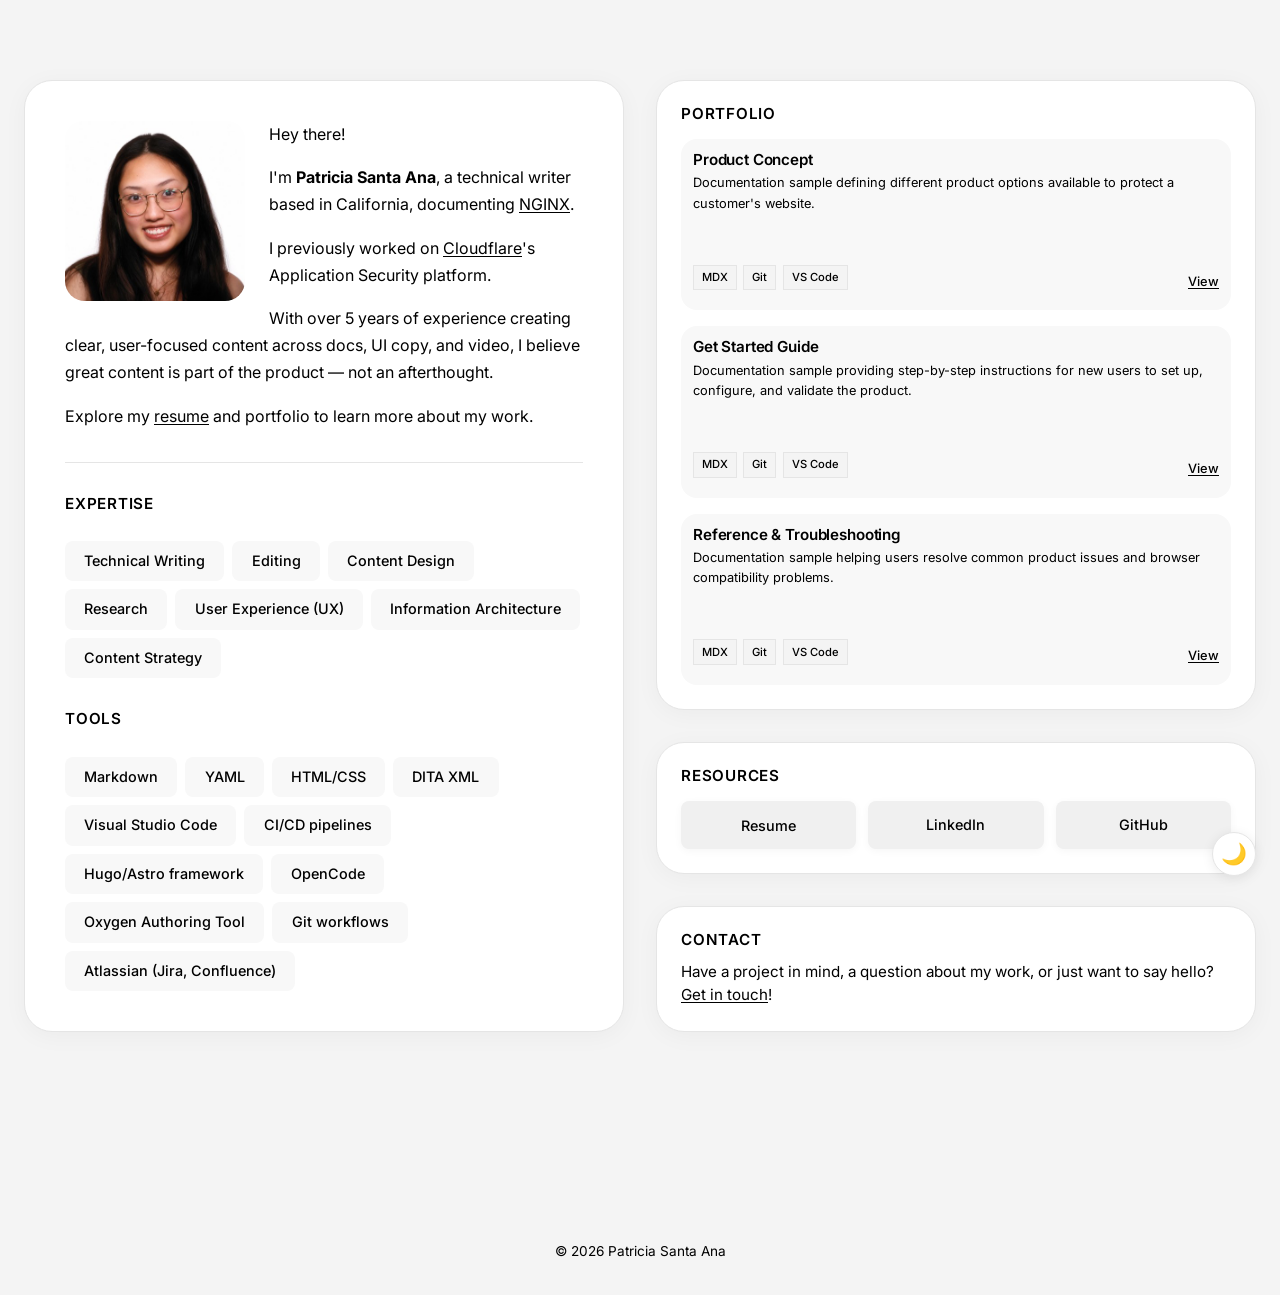
<file: index.html>
<!DOCTYPE html>
<html lang="en">
<head>
  <meta charset="UTF-8">
  <meta name="viewport" content="width=device-width, initial-scale=1.0">
  <title>Patricia Santa Ana — Portfolio</title>
  <link rel="icon" type="image/png" href="favicon.png">
  <link rel="stylesheet" href="css/style.css">
</head>
<body>

  <button id="theme-toggle" class="theme-toggle" aria-label="Toggle dark mode"><span class="theme-toggle-icon">&#x23FE;</span></button>

  <section id="about" class="section">
    <div class="container">
      <div class="split-layout">
        <div class="split-left">
          <div class="bubble">
            <div class="about-photo">
            <img src="assets/Patricia%20Headshot.jpg" alt="Patricia Santa Ana">
          </div>
          <div class="about-text">
            <p>
              Hey there!
            </p> 
            <p>
              I'm <strong>Patricia Santa Ana</strong>, a technical writer based in California, documenting <a href="https://docs.nginx.com/" target="_blank" class="fade-link">NGINX</a>.
            </p>
            <p>
              I previously worked on <a href="https://developers.cloudflare.com/" target="_blank" class="fade-link">Cloudflare</a>'s Application Security platform.
            </p>
            <p>
              With over 5 years of experience creating clear, user-focused content across docs, UI copy, and video, I believe great content is part of the product — not an afterthought.
            </p>
            <p>
              Explore my <button type="button" class="btn-text fade-link" id="resume-text-btn">resume</button> and portfolio to learn more about my work.
            </p>
            <hr style="border: none; border-top: 1px solid var(--color-border); margin: 2rem 0;">
            <div class="skills-area">
            <h4 class="section-label" style="margin-bottom: 0.25rem;">Expertise</h4>
            <ul class="skills-list">
              <li>Technical Writing</li>
              <li>Editing</li>
              <li>Content Design</li>
              <li>Research</li>
              <li>User Experience (UX)</li>
              <li>Information Architecture</li>
              <li>Content Strategy</li>
            </ul>
            <h4 class="section-label" style="margin-top: 2rem; margin-bottom: 0.25rem;">Tools</h4>
            <ul class="skills-list">
              <li>Markdown</li>
              <li>YAML</li>
              <li>HTML/CSS</li>
              <li>DITA XML</li>
              <li>Visual Studio Code</li>
              <li>CI/CD pipelines</li>
              <li>Hugo/Astro framework</li>
              <li>OpenCode</li>
              <li>Oxygen Authoring Tool</li>
              <li>Git workflows</li>
              <li>Atlassian (Jira, Confluence)</li>
            </ul>
            </div>
          </div>
          </div>

        </div>
        <div class="split-right">
          <div class="bubble">
            <h4 class="section-label" style="margin-bottom: 1rem;">Portfolio</h4>
            <div class="projects-grid">
              <div class="project-card">
                <h3>Product Concept</h3>
                <p>Documentation sample defining different product options available to protect a customer's website.</p>
                <div class="project-card-footer">
                  <ul class="project-tags">
                    <li>MDX</li>
                    <li>Git</li>
                    <li>VS Code</li>
                  </ul>
                  <div class="project-links">
                    <a href="#" class="project-view" data-project="product-concept">View</a>
                  </div>
                </div>
              </div>
              <div class="project-card">
                <h3>Get Started Guide</h3>
                <p>Documentation sample providing step-by-step instructions for new users to set up, configure, and validate the product.</p>
                <div class="project-card-footer">
                  <ul class="project-tags">
                    <li>MDX</li>
                    <li>Git</li>
                    <li>VS Code</li>
                  </ul>
                  <div class="project-links">
                    <a href="#" class="project-view" data-project="get-started-guide">View</a>
                  </div>
                </div>
              </div>
              <div class="project-card">
                <h3>Reference &amp; Troubleshooting</h3>
                <p>Documentation sample helping users resolve common product issues and browser compatibility problems.</p>
                <div class="project-card-footer">
                  <ul class="project-tags">
                    <li>MDX</li>
                    <li>Git</li>
                    <li>VS Code</li>
                  </ul>
                  <div class="project-links">
                    <a href="#" class="project-view" data-project="reference-troubleshooting">View</a>
                  </div>
                </div>
              </div>
            </div>
          </div>

          <div class="bubble bubble-sm">
            <h4 class="section-label" style="margin-bottom: 1rem;">Resources</h4>
            <div class="split-left-actions">
              <button class="btn btn-primary" id="resume-btn">Resume</button>
              <a href="https://linkedin.com/in/plsantaana" target="_blank" class="btn btn-primary">LinkedIn</a>
              <a href="https://github.com/plsantaana" target="_blank" class="btn btn-primary">GitHub</a>
            </div>
          </div>
          <div class="bubble bubble-sm">
            <h4 class="section-label" style="margin-bottom: 0.75rem;">Contact</h4>
            <p style="margin: 0; font-size: 0.95rem; line-height: 1.5;">
              Have a project in mind, a question about my work, or just want to say hello?
              <a href="mailto:plsantaana.portfolio@gmail.com" class="fade-link" style="color: var(--color-accent); font-size: 0.95rem;">Get in touch</a>!
            </p>
          </div>
        </div>
      </div>
    </div>
  </section>

  <!-- Resume Modal -->
  <div class="modal-overlay" id="resume-modal">
    <div class="modal">
      <button class="modal-close" id="modal-close">&times;</button>
      <div class="resume-header">
        <h1>Patricia Santa Ana</h1>
        <p class="title">Technical Writer, Content Designer, Knowledge Architect</p>
      </div>

      <div class="resume-section">
        <h2>Experience</h2>
        <div class="resume-item">
          <div class="resume-item-header">
            <h3>Technical Writer</h3>
            <span class="date">04/2022 – 05/2026</span>
          </div>
          <p class="subtitle">Cloudflare, Inc. &middot; San Francisco, CA</p>
          <ul>
            <li>Grew documentation pageviews by 110% to an average of 4,500 unique daily visitors by owning end-to-end documentation strategy for Application Security: Threat Detection products, driving user research, analyzing performance data, and single-handedly creating 70+ new feature pages and restructuring 50+ existing articles to surface content based on user state and product context.</li>
            <li>Reduced open support tickets and improved product sentiment by 25% by conceiving and leading an embedded video tutorial initiative from concept to launch, directing collaboration between the video production and product management teams, defining the content strategy, and translating complex product and system concepts into clear, accurate documentation.</li>
            <li>Directed content strategy across 10 product teams in an agile, AI-first environment by setting editorial direction and publishing standards for user interface copy, customer-facing developer documentation, knowledge base articles, and feature blog posts, while partnering with product managers, systems engineers, solutions engineers, content designers, and support staff to execute.</li>
            <li>Owned documentation quality and community responsiveness across the full content lifecycle by establishing docs-as-code workflows, enforcing editorial style guide standards, making end-to-end structural decisions, and resolving 100+ open issues per year through structured triage of external contributions from the customer community.</li>
          </ul>
        </div>
        <div class="resume-item">
          <div class="resume-item-header">
            <h3>Technical Writing Intern</h3>
            <span class="date">08/2021 – 01/2022</span>
          </div>
          <p class="subtitle">National Aeronautics and Space Administration (NASA) &middot; Washington, D.C.</p>
          <ul>
            <li>Produced 5 interface control documents for meeting room systems through hands-on system testing and IT staff interviews to ensure technical accuracy for federal employees.</li>
            <li>Accelerated NASA CIO reorganization timelines by contributing to the management plan and partnering with Quality Management to migrate reference materials from physical to digital formats.</li>
          </ul>
        </div>
        <div class="resume-item">
          <div class="resume-item-header">
            <h3>Technical Writing Intern</h3>
            <span class="date">06/2021 – 08/2021</span>
          </div>
          <p class="subtitle">Tesla, Inc. &middot; Palo Alto, CA</p>
          <ul>
            <li>Reduced field support contacts and improved usability for Powerwall installation manuals across Europe, Africa, and Asia-Pacific by authoring DITA-structured documentation, conducting structured usability testing, and interviewing 3 field experts whose feedback surfaced accuracy gaps, enabling on-site teams to self-serve documentation while resolving install issues independently.</li>
          </ul>
        </div>
      </div>

      <div class="resume-section">
        <h2>Education</h2>
        <div class="resume-item">
          <div class="resume-item-header">
            <h3>Bachelor of Arts in English</h3>
            <span class="date">2017 – 2021</span>
          </div>
          <p class="subtitle">California State University, Long Beach</p>
          <p>Dual concentration degree in Rhetoric &amp; Composition and Creative Writing</p>
          <p>Certificate in Professional &amp; Technical Writing</p>
        </div>
      </div>

      <div class="resume-section">
        <h2>Projects</h2>
        <div class="resume-item">
          <div class="resume-item-header">
            <h3>Product Content Experience Summer Internship Program</h3>
          </div>
          <ul>
            <li>Launched and scaled a technical writing internship program, resulting in 20+ published tutorials across 3 months by collaborating with 3 product teams to design capstone projects, screening 600+ applicants, leading interview panels, and providing hands-on mentorship and editorial feedback.</li>
          </ul>
        </div>
        <div class="resume-item">
          <div class="resume-item-header">
            <h3>Internal AI Prompt Library</h3>
          </div>
          <ul>
            <li>Accelerated AI adoption among non-technical staff by building an internal prompt library of 20+ ready-to-use prompts spanning use cases from developer-focused documentation pages to email response templates to equip teams with practical starting points to streamline their workflows without prior AI experience.</li>
          </ul>
        </div>
      </div>

      <div class="resume-section">
        <h2>Skills</h2>
        <ul class="skills-list">
          <li>Markdown</li>
            <li>YAML</li>
            <li>HTML/CSS</li>
            <li>DITA XML</li>
            <li>Visual Studio Code</li>
            <li>CI/CD pipelines</li>
            <li>Hugo/Astro framework</li>
            <li>OpenCode</li>
            <li>Oxygen Authoring Tool</li>
            <li>Git workflows</li>
            <li>Atlassian (Jira, Confluence)</li>
        </ul>
      </div>

      <div class="resume-section">
        <h2>Honors</h2>
        <div class="resume-item">
        <ul>
          <li>Magna Cum Laude</li>
          <li>Phi Beta Kappa</li>
          <li>President&rsquo;s Honor List</li>
          <li>Exceptional Student Achievement Award</li>
        </ul>
        </div>
      </div>
    </div>

    <div class="resume-download">
      <a href="assets/Patricia_SantaAna_Resume_2026.pdf" class="btn btn-primary" target="_blank" download>Download Resume (PDF)</a>
    </div>
  </div>

  <!-- Project Modal -->
  <div class="modal-overlay" id="project-modal">
    <div class="modal">
      <button class="modal-close" id="project-modal-close">&times;</button>
      <div id="project-modal-content"></div>
    </div>
  </div>

  <footer class="footer">
    <div class="container">
      <p>&copy; 2026 Patricia Santa Ana</p>
    </div>
  </footer>

  <script src="js/main.js"></script>
</body>
</html>
</file>
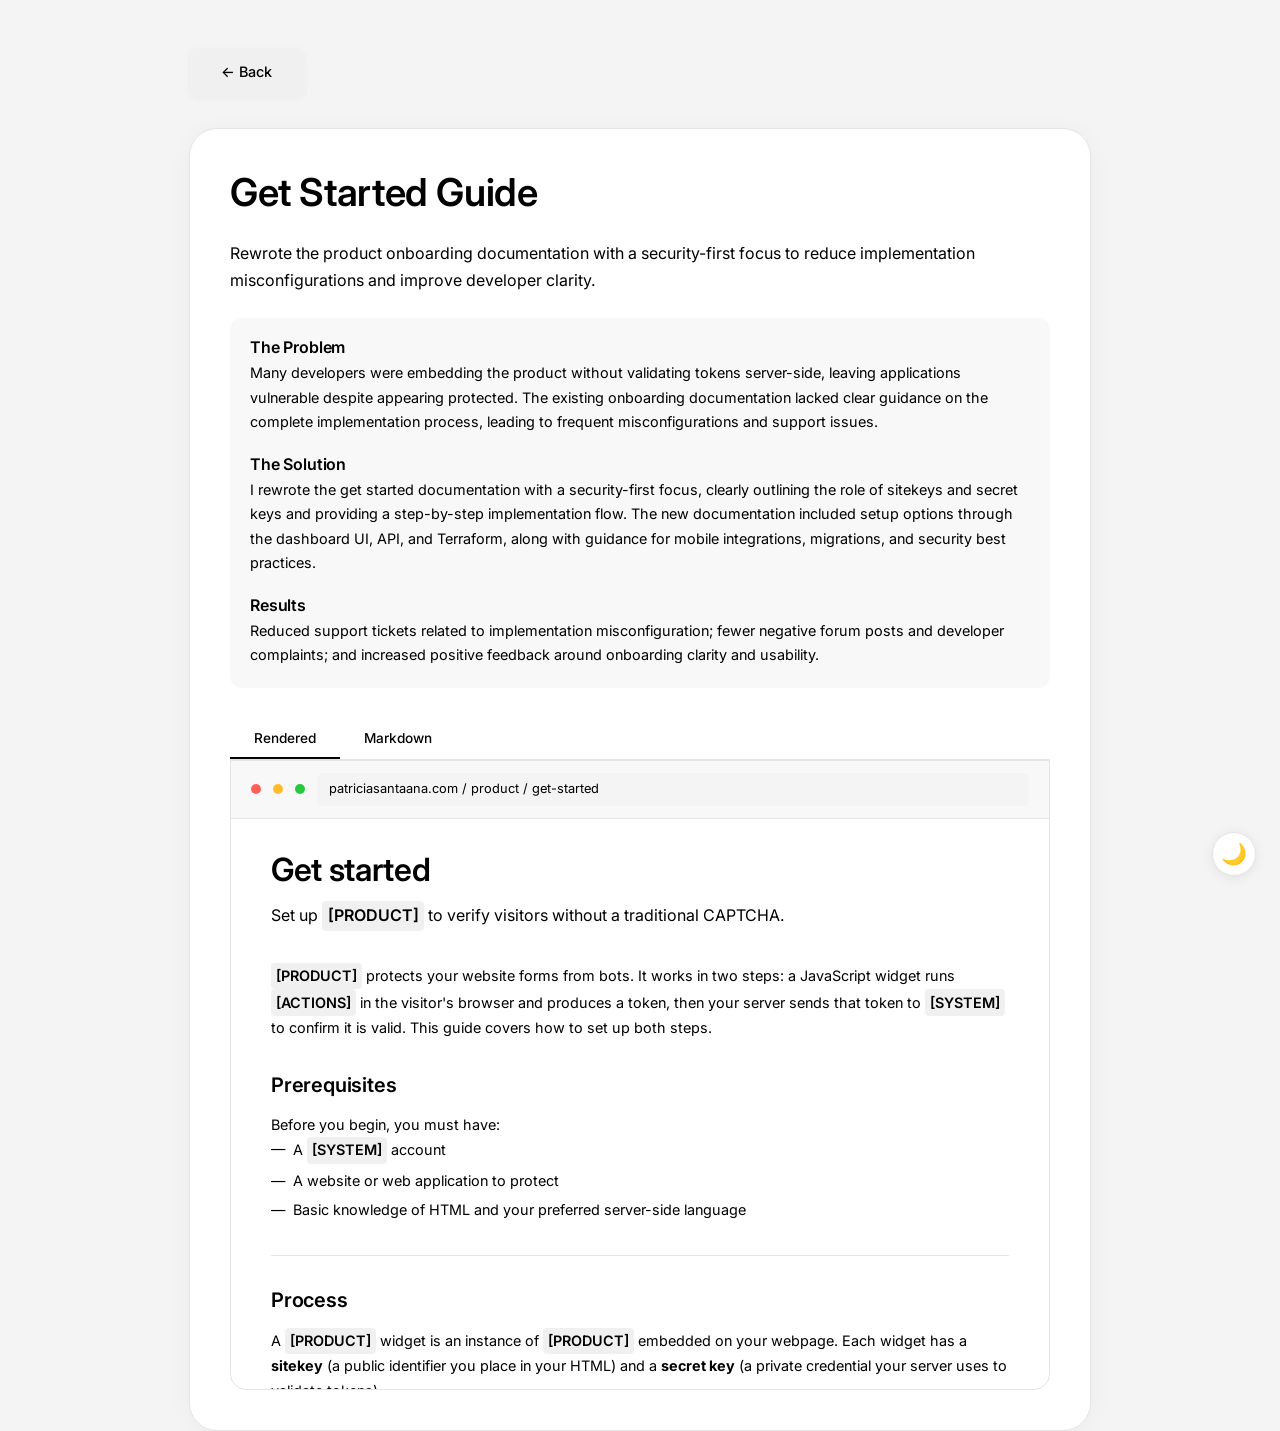
<file: projects/get-started-guide.html>
<!DOCTYPE html>
<html lang="en">
<head>
  <meta charset="UTF-8">
  <meta name="viewport" content="width=device-width, initial-scale=1.0">
  <title>Get Started Guide — Patricia Santa Ana</title>
  <link rel="stylesheet" href="../css/style.css">
  <style>
    .project-context {
      margin-bottom: 2rem;
      padding: 1.25rem;
      background: var(--color-card-bg);
      border-radius: 12px;
    }
    .project-context p {
      color: var(--color-text-muted);
      font-size: 0.9rem;
      line-height: 1.7;
    }

    .tabs {
      display: flex;
      gap: 0;
      border-bottom: 1px solid var(--color-border);
      margin-bottom: 0;
    }
    .tab-btn {
      padding: 0.65rem 1.5rem;
      font-family: var(--font-body);
      font-size: 0.85rem;
      font-weight: 500;
      background: transparent;
      border: none;
      border-bottom: 2px solid transparent;
      cursor: pointer;
      color: var(--color-text-muted);
      transition: color 0.2s, border-color 0.2s;
    }
    .tab-btn:hover { color: var(--color-text); }
    .tab-btn.active {
      color: var(--color-text);
      border-bottom-color: var(--color-accent);
    }
    .tab-content { display: none; }
    .tab-content.active { display: block; }

    .doc-sample {
      border: 1px solid var(--color-border);
      border-radius: 0 0 16px 16px;
      overflow: hidden;
      max-height: 70vh;
      overflow-y: auto;
    }
    .doc-sample-header {
      display: flex;
      align-items: center;
      gap: 0.75rem;
      padding: 0.75rem 1.25rem;
      background: var(--color-card-bg);
      border-bottom: 1px solid var(--color-border);
      font-size: 0.8rem;
      color: var(--color-text-muted);
    }
    .doc-sample-header .dot {
      width: 10px; height: 10px;
      border-radius: 50%;
    }
    .doc-sample-header .dot:nth-child(1) { background: #ff5f56; }
    .doc-sample-header .dot:nth-child(2) { background: #ffbd2e; }
    .doc-sample-header .dot:nth-child(3) { background: #27c93f; }
    .doc-sample-header .url-bar {
      flex: 1;
      padding: 0.35rem 0.75rem;
      background: var(--color-bg);
      border-radius: 6px;
      font-size: 0.8rem;
    }
    .doc-sample-body { padding: 2rem 2.5rem; }
    .doc-sample-body h1 {
      font-size: 2rem;
      margin-bottom: 0.75rem;
    }
    .doc-sample-body .doc-desc {
      color: var(--color-text-muted);
      font-size: 1rem;
      margin-bottom: 2rem;
    }
    .doc-sample-body h2 {
      font-size: 1.25rem;
      margin: 2rem 0 1rem;
    }
    .doc-sample-body h3 {
      font-size: 1.05rem;
      margin: 1.5rem 0 0.75rem;
    }
    .doc-sample-body h4 {
      font-size: 1rem;
      margin: 1.25rem 0 0.5rem;
    }
    .doc-sample-body p,
    .doc-sample-body li {
      color: var(--color-text-muted);
      font-size: 0.9rem;
      line-height: 1.7;
    }
    .doc-sample-body ul, .doc-sample-body ol {
      padding-left: 0;
      list-style: none;
      margin-bottom: 1rem;
    }
    .doc-sample-body ul li, .doc-sample-body ol li {
      position: relative;
      padding-left: 1.4rem;
      margin-bottom: 0.3rem;
    }
    .doc-sample-body ul li::before {
      content: '—';
      position: absolute;
      left: 0;
    }
    .doc-sample-body ol { counter-reset: num; }
    .doc-sample-body ol li {
      counter-increment: num;
      padding-left: 2rem;
    }
    .doc-sample-body ol li::before {
      content: counter(num) ".";
      position: absolute;
      left: 0;
      font-weight: 600;
    }
    .doc-sample-body code {
      background: var(--color-card-bg);
      padding: 0.15rem 0.4rem;
      border-radius: 4px;
      font-size: 0.85em;
    }
    .doc-note {
      background: var(--color-card-bg);
      border-left: 3px solid var(--color-accent);
      padding: 1rem 1.25rem;
      border-radius: 8px;
      margin: 1.5rem 0;
      font-size: 0.9rem;
      color: var(--color-text-muted);
    }
    .doc-note strong { color: var(--color-text); }

    .doc-sample-body table {
      width: 100%;
      border-collapse: collapse;
      margin: 1rem 0;
      font-size: 0.9rem;
    }
    .doc-sample-body th, .doc-sample-body td {
      border: 1px solid var(--color-border);
      padding: 0.6rem 1rem;
      text-align: left;
    }
    .doc-sample-body th {
      background: var(--color-card-bg);
      font-weight: 600;
      color: var(--color-text);
    }
    .doc-sample-body td {
      color: var(--color-text-muted);
    }

    .link-buttons {
      display: flex;
      gap: 0.75rem;
      flex-wrap: wrap;
      margin: 1rem 0;
    }
    a.link-btn {
      display: inline-block;
      padding: 0.5rem 1.25rem;
      background: var(--color-card-bg);
      border: 1px solid var(--color-border);
      border-radius: 8px;
      font-size: 0.85rem;
      color: var(--color-text);
      text-decoration: none;
      transition: border-color 0.2s;
    }
    .link-buttons a.link-btn:hover {
      border-color: var(--color-border);
    }
    .link-btn code {
      background: transparent;
      padding: 0;
    }

    .markdown-wrap {
      border: 1px solid var(--color-border);
      border-radius: 0 0 16px 16px;
      overflow: hidden;
      max-height: 70vh;
      overflow-y: auto;
    }
    .markdown-wrap pre {
      margin: 0;
      padding: 1.5rem 2rem;
      background: #1a1a1a;
      color: #e0e0e0;
      font-family: 'SF Mono', 'Fira Code', 'Cascadia Code', Consolas, monospace;
      font-size: 0.82rem;
      line-height: 1.7;
      overflow-x: auto;
      tab-size: 2;
    }
    body.dark-mode .markdown-wrap pre { background: #0d0d0d; }
  </style>
</head>
<body>

  <button id="theme-toggle" class="theme-toggle" aria-label="Toggle dark mode"><span class="theme-toggle-icon">&#x23FE;</span></button>

  <div class="container" style="padding-top: 3rem; max-width: 950px;">
    <a href="../index.html" class="btn btn-primary" style="display: inline-block; margin-bottom: 2rem;">&larr; Back</a>
    <div class="bubble">
      <h2>Get Started Guide</h2>
      <p style="color: var(--color-text-muted); margin-bottom: 1.5rem;">
        Rewrote the product onboarding documentation with a security-first focus to reduce implementation misconfigurations and improve developer clarity.
      </p>

      <div class="project-context">
        <h3 style="font-size:1rem;font-weight:600;color:var(--color-text);margin:0 0 0.25rem 0;">The Problem</h3>
        <p style="margin:0;">Many developers were embedding the product without validating tokens server-side, leaving applications vulnerable despite appearing protected. The existing onboarding documentation lacked clear guidance on the complete implementation process, leading to frequent misconfigurations and support issues.</p>
        <h3 style="font-size:1rem;font-weight:600;color:var(--color-text);margin:1.25rem 0 0.25rem 0;">The Solution</h3>
        <p style="margin:0;">I rewrote the get started documentation with a security-first focus, clearly outlining the role of sitekeys and secret keys and providing a step-by-step implementation flow. The new documentation included setup options through the dashboard UI, API, and Terraform, along with guidance for mobile integrations, migrations, and security best practices.</p>
        <h3 style="font-size:1rem;font-weight:600;color:var(--color-text);margin:1.25rem 0 0.25rem 0;">Results</h3>
        <p style="margin:0;">Reduced support tickets related to implementation misconfiguration; fewer negative forum posts and developer complaints; and increased positive feedback around onboarding clarity and usability.</p>
      </div>

      <div class="tabs">
        <button class="tab-btn active" data-tab="rendered">Rendered</button>
        <button class="tab-btn" data-tab="markdown">Markdown</button>
      </div>

      <!-- Rendered tab -->
      <div class="tab-content active" id="tab-rendered">
        <div class="doc-sample">
          <div class="doc-sample-header">
            <span class="dot"></span>
            <span class="dot"></span>
            <span class="dot"></span>
            <span class="url-bar">patriciasantaana.com / product / get-started</span>
          </div>
          <div class="doc-sample-body">
            <h1>Get started</h1>
            <p class="doc-desc">Set up [PRODUCT] to verify visitors without a traditional CAPTCHA.</p>

            <p>[PRODUCT] protects your website forms from bots. It works in two steps: a JavaScript widget runs [ACTIONS] in the visitor's browser and produces a token, then your server sends that token to [SYSTEM] to confirm it is valid. This guide covers how to set up both steps.</p>

            <h2>Prerequisites</h2>
            <p>Before you begin, you must have:</p>
            <ul>
              <li>A [SYSTEM] account</li>
              <li>A website or web application to protect</li>
              <li>Basic knowledge of HTML and your preferred server-side language</li>
            </ul>

            <hr style="border: none; border-top: 1px solid var(--color-border); margin: 2rem 0;">

            <h2>Process</h2>
            <p>A [PRODUCT] widget is an instance of [PRODUCT] embedded on your webpage. Each widget has a <strong>sitekey</strong> (a public identifier you place in your HTML) and a <strong>secret key</strong> (a private credential your server uses to validate tokens).</p>
            <p>Each widget gets its own unique sitekey and secret key pair, and options for configurations.</p>

            <table>
              <thead>
                <tr>
                  <th>Component</th>
                  <th>Description</th>
                </tr>
              </thead>
              <tbody>
                <tr>
                  <td><strong>Sitekey</strong></td>
                  <td>Public key used to invoke the [PRODUCT] widget on your site.</td>
                </tr>
                <tr>
                  <td><strong>Secret key</strong></td>
                  <td>Private key used for server-side token validation.</td>
                </tr>
                <tr>
                  <td><strong>Configurations</strong></td>
                  <td>Mode, hostnames, appearance settings, and other options.</td>
                </tr>
              </tbody>
            </table>

            <div class="doc-note">
              <strong>Important</strong><br>Regardless of how you create and manage your widgets, you will still need to embed the widget on your webpage and validate the token on your server.
            </div>

            <p>Implementing [PRODUCT] involves two essential components that work together:</p>
            <ol>
              <li><strong>Client-side:</strong> Embed the widget — Add the [PRODUCT] widget to your webpage to [ACTION] visitors and generate tokens. A token is a string (up to 2,048 characters) generated when the visitor completes a [ACTION].</li>
              <li><strong>Server-side:</strong> Validate the token — Send tokens to [SYSTEM]'s Siteverify API to confirm they are authentic and have not been tampered with.</li>
            </ol>

            <p>[PRODUCT] is designed to be an independent service. You can use [PRODUCT] on any website, regardless of whether it is proxied through the [SYSTEM] network. This allows for flexible deployment across multi-cloud environments, on-premises infrastructure, or sites using other CDNs. The client-side widget and server-side validation steps are completely self-contained.</p>

            <h2>Implementation</h2>
            <p>Follow the steps below to implement [PRODUCT].</p>

            <h3>1. Create your widget</h3>
            <p>First, you must create a [PRODUCT] widget to get your sitekey and secret key.</p>
            <p>Select your preferred implementation method:</p>
            <div class="link-buttons">
               <a class="link-btn">UI dashboard</a>
               <a class="link-btn">API</a>
               <a class="link-btn">Terraform</a>
            </div>

            <h3>2. Embed the widget</h3>
            <p>Add the [PRODUCT] widget to your webpage forms and applications.</p>
            <p>Refer to Embed the widget to learn more about implicit and explicit rendering methods.</p>

            <div class="doc-note">
              <strong>Testing</strong><br>You can test your [PRODUCT] widget on your webpage without triggering an actual [ACTION] by using a testing sitekey.
            </div>

            <h3>3. Validate tokens</h3>
            <p>Implement server-side validation to verify the tokens generated by your widgets.</p>
            <p>Refer to Validate the token to secure your implementation with proper token verification.</p>

            <div class="doc-note">
              <strong>Testing</strong><br>You can test the dummy token generated with testing sitekey via Siteverify API with the testing secret key. Your production secret keys will reject dummy tokens.
            </div>

            <h2>Additional implementation options</h2>

            <h3>Mobile configuration</h3>
            <p>Special considerations are necessary for mobile applications and WebView implementations.</p>

            <h3>Migration from other services</h3>
            <p>If you are currently using an alternate service, [PRODUCT] can be a drop-in replacement. You can copy and paste our script wherever you have deployed the existing script today.</p>

            <hr style="border: none; border-top: 1px solid var(--color-border); margin: 2rem 0;">

            <h2>Security requirements</h2>
            <ul>
              <li><strong>Server-side validation is mandatory.</strong> It is critical to enforce [PRODUCT] tokens with the Siteverify API. The [PRODUCT] token could be invalid, expired, or already redeemed. Not verifying the token will leave major vulnerabilities in your implementation. You must call Siteverify to complete your [PRODUCT] configuration. Otherwise, it is incomplete and will result in zeroes for token validation when viewing your metrics in Analytics.</li>
              <li><strong>Tokens expire after 300 seconds (5 minutes).</strong> Each token can only be validated once. Expired or used tokens must be replaced with fresh [ACTIONS].</li>
            </ul>

            <h2>Best practices</h2>

            <h3>Security</h3>
            <ul>
              <li>Protect your secret keys. Never expose secret keys in client-side code.</li>
              <li>Rotate your keys regularly. Use API or dashboard to rotate secret keys periodically.</li>
              <li>Restrict your hostnames. Only allow widgets on domains that you control.</li>
              <li>Monitor the usage. Use analytics to detect unusual patterns.</li>
            </ul>

            <h3>Operational</h3>
            <ul>
              <li>Use descriptive names. Name widgets based on their purpose, such as "Login Form" or "Contact Page".</li>
              <li>Separate your environments. Use different widgets for development, staging, and production.</li>
              <li>Keep track of which widgets are used at which locations.</li>
              <li>Store your widget configurations in version control when using Terraform.</li>
            </ul>

          </div>
        </div>
      </div>

      <!-- Markdown tab -->
      <div class="tab-content" id="tab-markdown">
        <div class="markdown-wrap">
<pre>---
<span class="hl-prop">title</span>: <span class="hl-str">Get started</span>
<span class="hl-prop">content_type</span>: <span class="hl-str">get-started</span>
<span class="hl-prop">description</span>: <span class="hl-str">Set up [PRODUCT] to verify visitors without a traditional CAPTCHA.</span>
<span class="hl-prop">sidebar</span>:
  <span class="hl-prop">order</span>: <span class="hl-op">4</span>
---

[PRODUCT] protects your website forms from bots. It works in two steps: a JavaScript widget runs [ACTIONS] in the visitor's browser and produces a token, then your server sends that token to [SYSTEM] to confirm it is valid. This guide covers how to set up both steps.

<span class="hl-head">##</span> Prerequisites

Before you begin, you must have:

<span class="hl-bullet">-</span> A [SYSTEM] account
<span class="hl-bullet">-</span> A website or web application to protect
<span class="hl-bullet">-</span> Basic knowledge of HTML and your preferred server-side language

---

<span class="hl-head">##</span> Process

A [PRODUCT] widget is an instance of [PRODUCT] embedded on your webpage. Each widget has a &lt;GlossaryTooltip term="sitekey"&gt;sitekey&lt;/GlossaryTooltip&gt; (a public identifier you place in your HTML) and a &lt;GlossaryTooltip term="secret key"&gt;secret key&lt;/GlossaryTooltip&gt; (a private credential your server uses to validate tokens).

Each widget gets its own unique sitekey and secret key pair, and options for configurations.

| Component | Description |
| <span class="hl-op">---</span> | <span class="hl-op">---</span> |
| Sitekey | Public key used to invoke the [PRODUCT] widget on your site. |
| Secret key | Private key used for server-side token validation. |
| Configurations | Mode, hostnames, appearance settings, and other options. |

<span class="hl-head">:::</span><span class="hl-prop">note</span>[Important]

Regardless of how you create and manage your widgets, you will still need to embed the widget on your webpage and validate the token on your server.
<span class="hl-head">::</span>

Implementing [PRODUCT] involves two essential components that work together:

1. Client-side: Embed the widget

   Add the [PRODUCT] widget to your webpage to [ACTION] visitors and generate tokens. A token is a string (up to 2,048 characters) generated when the visitor completes a [ACTION].

2. Server-side: Validate the token

   Send tokens to [SYSTEM]'s Siteverify API to confirm they are authentic and have not been tampered with.

[PRODUCT] is designed to be an independent service. You can use [PRODUCT] on any website, regardless of whether it is proxied through the [SYSTEM] network. This allows for flexible deployment across multi-cloud environments, on-premises infrastructure, or sites using other CDNs. The client-side widget and server-side validation steps are completely self-contained.

---

<span class="hl-head">##</span> Implementation

Follow the steps below to implement [PRODUCT].

<span class="hl-head">###</span> 1. Create your widget

First, you must create a [PRODUCT] widget to get your sitekey and secret key.

Select your preferred implementation method:

<span class="hl-bullet">-</span> UI dashboard
<span class="hl-bullet">-</span> API
<span class="hl-bullet">-</span> Terraform

<span class="hl-head">###</span> 2. Embed the widget

Add the [PRODUCT] widget to your webpage forms and applications.

Refer to Embed the widget to learn more about implicit and explicit rendering methods.

<span class="hl-head">:::</span><span class="hl-prop">note</span>[Testing]

You can test your [PRODUCT] widget on your webpage without triggering an actual [ACTION] by using a testing sitekey.
<span class="hl-head">::</span>

<span class="hl-head">###</span> 3. Validate tokens

Implement server-side validation to verify the tokens generated by your widgets.

Refer to Validate the token to secure your implementation with proper token verification.

<span class="hl-head">:::</span><span class="hl-prop">note</span>[Testing]

You can test the dummy token generated with testing sitekey via Siteverify API with the testing secret key. Your production secret keys will reject dummy tokens.
<span class="hl-head">::</span>

<span class="hl-head">##</span> Additional implementation options

<span class="hl-head">###</span> Mobile configuration

Special considerations are necessary for mobile applications and WebView implementations.

<span class="hl-head">###</span> Migration from other services

If you are currently using an alternate service, [PRODUCT] can be a drop-in replacement. You can copy and paste our script wherever you have deployed the existing script today.

---

<span class="hl-head">##</span> Security requirements

<span class="hl-bullet">-</span> <strong>Server-side validation is mandatory.</strong> It is critical to enforce [PRODUCT] tokens with the Siteverify API. The [PRODUCT] token could be invalid, expired, or already redeemed. Not verifying the token will leave major vulnerabilities in your implementation. You must call Siteverify to complete your [PRODUCT] configuration. Otherwise, it is incomplete and will result in zeroes for token validation when viewing your metrics in Analytics.
<span class="hl-bullet">-</span> <strong>Tokens expire after 300 seconds (5 minutes).</strong> Each token can only be validated once. Expired or used tokens must be replaced with fresh [ACTIONS].

---

<span class="hl-head">##</span> Best practices

<span class="hl-head">###</span> Security

<span class="hl-bullet">-</span> Protect your secret keys. Never expose secret keys in client-side code.
<span class="hl-bullet">-</span> Rotate your keys regularly. Use API or dashboard to rotate secret keys periodically.
<span class="hl-bullet">-</span> Restrict your hostnames. Only allow widgets on domains that you control.
<span class="hl-bullet">-</span> Monitor the usage. Use analytics to detect unusual patterns.

<span class="hl-head">###</span> Operational

<span class="hl-bullet">-</span> Use descriptive names. Name widgets based on their purpose, such as "Login Form" or "Contact Page".
<span class="hl-bullet">-</span> Separate your environments. Use different widgets for development, staging, and production.
<span class="hl-bullet">-</span> Keep track of which widgets are used at which locations.
<span class="hl-bullet">-</span> Store your widget configurations in version control when using Terraform.</pre>
        </div>
      </div>

    </div>
  </div>

  <script>
    (function() {
      var tabs = document.querySelectorAll('.tab-btn');
      tabs.forEach(function(btn) {
        btn.addEventListener('click', function() {
          tabs.forEach(function(b) { b.classList.remove('active'); });
          btn.classList.add('active');
          document.querySelectorAll('.tab-content').forEach(function(c) { c.classList.remove('active'); });
          var id = 'tab-' + btn.getAttribute('data-tab');
          document.getElementById(id).classList.add('active');
        });
      });

      function highlightPlaceholders(root) {
        if (!root) return;
        var walker = document.createTreeWalker(root, NodeFilter.SHOW_TEXT, null, false);
        var nodes = [];
        while (walker.nextNode()) { nodes.push(walker.currentNode); }
        for (var i = 0; i < nodes.length; i++) {
          var node = nodes[i];
          var text = node.textContent;
          if (/\[[A-Z]+\d*(?:\s+\d+)?\]/.test(text)) {
            var span = document.createElement('span');
            span.innerHTML = text.replace(
              /(\[[A-Z]+\d*(?:\s+\d+)?\])/g,
              '<span class="placeholder">$1</span>'
            );
            node.parentNode.replaceChild(span, node);
          }
        }
      }
      highlightPlaceholders(document.querySelector('.doc-sample-body'));
    })();
  </script>
  <script src="../js/main.js"></script>
</body>
</html>
</file>
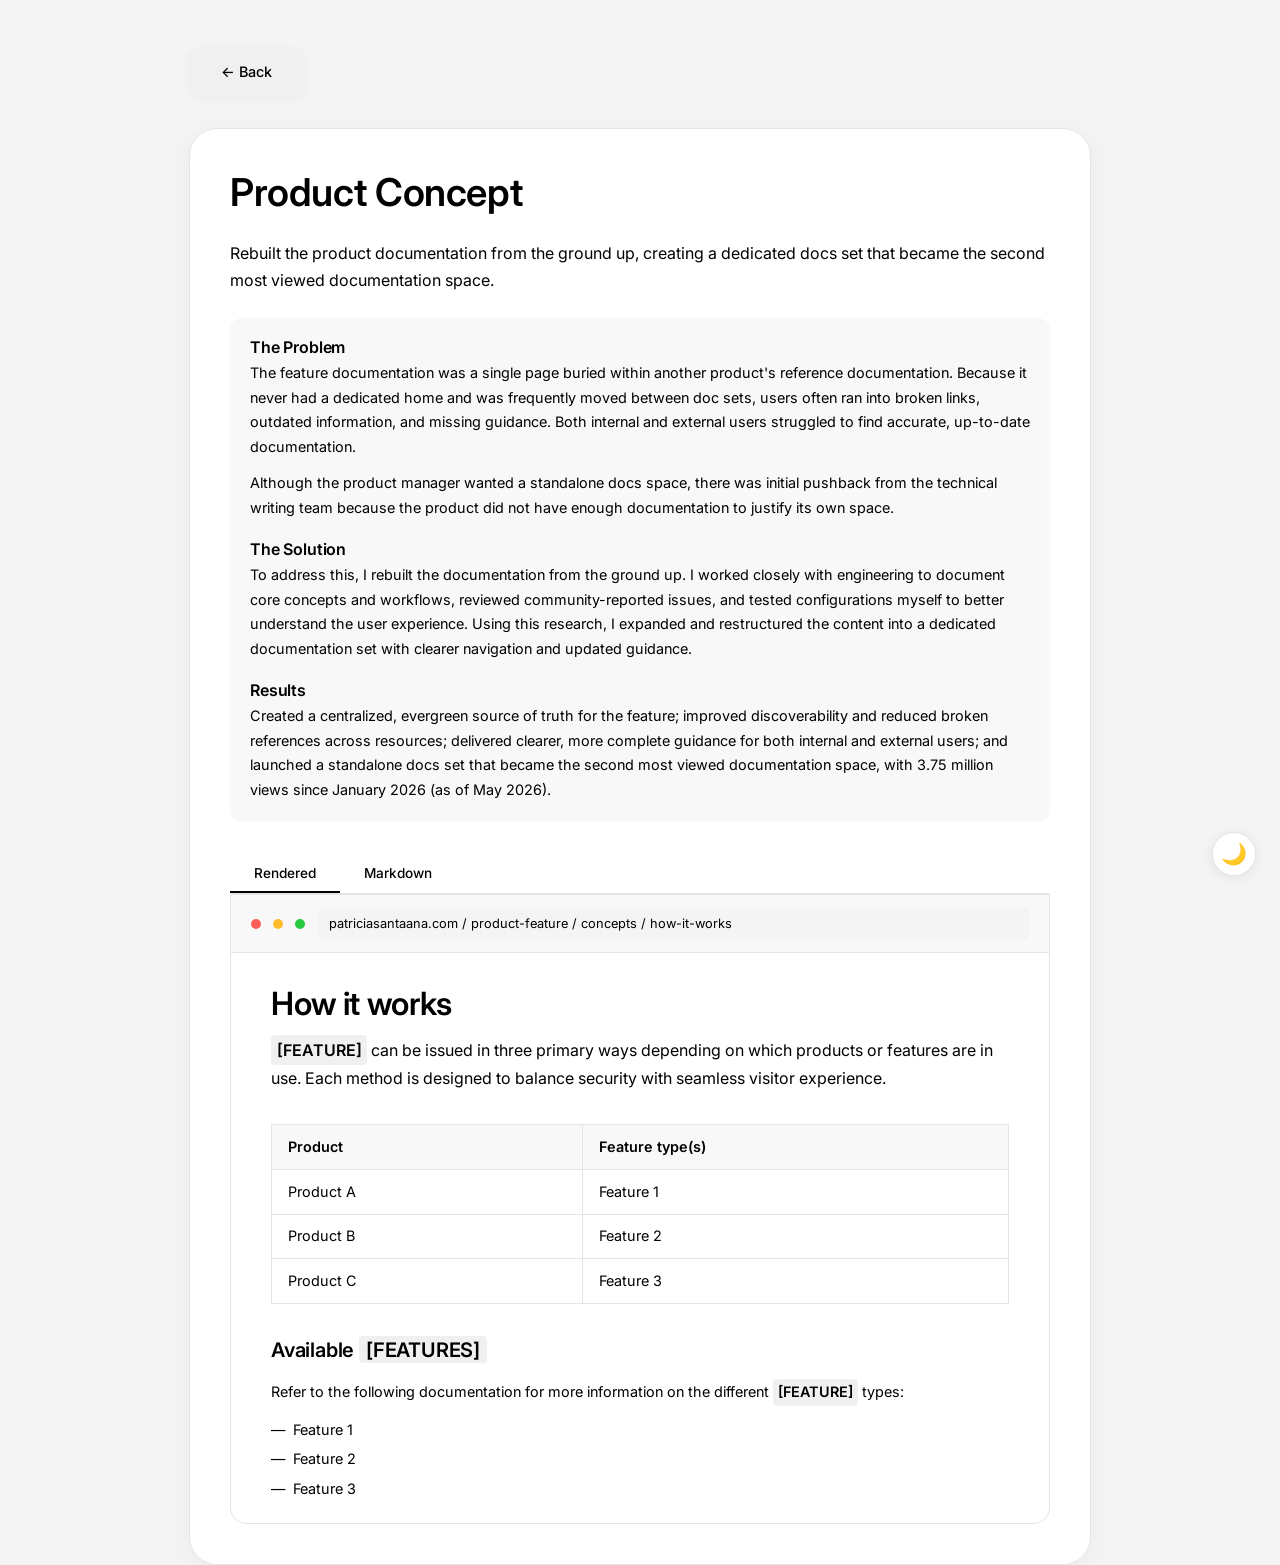
<file: projects/product-concept.html>
<!DOCTYPE html>
<html lang="en">
<head>
  <meta charset="UTF-8">
  <meta name="viewport" content="width=device-width, initial-scale=1.0">
  <title>Product Concept — Patricia Santa Ana</title>
  <link rel="stylesheet" href="../css/style.css">
  <style>
    .project-context {
      margin-bottom: 2rem;
      padding: 1.25rem;
      background: var(--color-card-bg);
      border-radius: 12px;
    }
    .project-context p {
      color: var(--color-text-muted);
      font-size: 0.9rem;
      line-height: 1.7;
    }

    .tabs {
      display: flex;
      gap: 0;
      border-bottom: 1px solid var(--color-border);
      margin-bottom: 0;
    }
    .tab-btn {
      padding: 0.65rem 1.5rem;
      font-family: var(--font-body);
      font-size: 0.85rem;
      font-weight: 500;
      background: transparent;
      border: none;
      border-bottom: 2px solid transparent;
      cursor: pointer;
      color: var(--color-text-muted);
      transition: color 0.2s, border-color 0.2s;
    }
    .tab-btn:hover { color: var(--color-text); }
    .tab-btn.active {
      color: var(--color-text);
      border-bottom-color: var(--color-accent);
    }
    .tab-content { display: none; }
    .tab-content.active { display: block; }

    .doc-sample {
      border: 1px solid var(--color-border);
      border-radius: 0 0 16px 16px;
      overflow: hidden;
      max-height: 70vh;
      overflow-y: auto;
    }
    .doc-sample-header {
      display: flex;
      align-items: center;
      gap: 0.75rem;
      padding: 0.75rem 1.25rem;
      background: var(--color-card-bg);
      border-bottom: 1px solid var(--color-border);
      font-size: 0.8rem;
      color: var(--color-text-muted);
    }
    .doc-sample-header .dot {
      width: 10px; height: 10px;
      border-radius: 50%;
    }
    .doc-sample-header .dot:nth-child(1) { background: #ff5f56; }
    .doc-sample-header .dot:nth-child(2) { background: #ffbd2e; }
    .doc-sample-header .dot:nth-child(3) { background: #27c93f; }
    .doc-sample-header .url-bar {
      flex: 1;
      padding: 0.35rem 0.75rem;
      background: var(--color-bg);
      border-radius: 6px;
      font-size: 0.8rem;
    }
    .doc-sample-body { padding: 2rem 2.5rem; }
    .doc-sample-body h1 {
      font-size: 2rem;
      margin-bottom: 0.75rem;
    }
    .doc-sample-body .doc-desc {
      color: var(--color-text-muted);
      font-size: 1rem;
      margin-bottom: 2rem;
    }
    .doc-sample-body h2 {
      font-size: 1.25rem;
      margin: 2rem 0 1rem;
    }
    .doc-sample-body h3 {
      font-size: 1.05rem;
      margin: 1.5rem 0 0.75rem;
    }
    .doc-sample-body h4 {
      font-size: 1rem;
      margin: 1.25rem 0 0.5rem;
    }
    .doc-sample-body p,
    .doc-sample-body li {
      color: var(--color-text-muted);
      font-size: 0.9rem;
      line-height: 1.7;
    }
    .doc-sample-body p {
      margin-bottom: 0.75rem;
    }
    .doc-sample-body ul, .doc-sample-body ol {
      padding-left: 0;
      list-style: none;
      margin-bottom: 1rem;
    }
    .doc-sample-body ul li, .doc-sample-body ol li {
      position: relative;
      padding-left: 1.4rem;
      margin-bottom: 0.3rem;
    }
    .doc-sample-body ul li::before {
      content: '—';
      position: absolute;
      left: 0;
    }
    .doc-sample-body ol { counter-reset: num; }
    .doc-sample-body ol li {
      counter-increment: num;
      padding-left: 2rem;
    }
    .doc-sample-body ol li::before {
      content: counter(num) ".";
      position: absolute;
      left: 0;
      font-weight: 600;
    }
    .doc-sample-body code {
      background: var(--color-card-bg);
      padding: 0.15rem 0.4rem;
      border-radius: 4px;
      font-size: 0.85em;
    }
    .doc-note {
      background: var(--color-card-bg);
      border-left: 3px solid var(--color-accent);
      padding: 1rem 1.25rem;
      border-radius: 8px;
      margin: 1.5rem 0;
      font-size: 0.9rem;
      color: var(--color-text-muted);
    }
    .doc-note strong { color: var(--color-text); }

    .flow-chart {
      display: flex;
      flex-direction: column;
      align-items: stretch;
      gap: 0.5rem;
      padding: 1.25rem;
      margin: 1.5rem 0;
      background: var(--color-card-bg);
      border-radius: 10px;
    }
    .flow-chart .row {
      display: flex;
      align-items: center;
      gap: 1rem;
      flex-wrap: wrap;
    }
    .flow-chart .step {
      background: var(--color-bg);
      border: 1px solid var(--color-border);
      padding: 0.5rem 1rem;
      font-size: 0.85rem;
      font-weight: 500;
      border-radius: 8px;
      text-align: center;
    }
    .flow-chart .step .sub {
      font-weight: 400;
      font-size: 0.75rem;
    }
    .flow-chart .arrow {
      color: var(--color-text-muted);
      font-size: 1.1rem;
    }
    .flow-chart figcaption {
      font-size: 0.75rem;
      color: var(--color-text-muted);
      margin-top: 0.25rem;
    }

    .markdown-wrap {
      border: 1px solid var(--color-border);
      border-radius: 0 0 16px 16px;
      overflow-x: hidden;
      overflow-y: auto;
      max-height: 70vh;
    }
    .markdown-wrap pre {
      margin: 0;
      padding: 1.5rem 2rem;
      background: #1a1a1a;
      color: #e0e0e0;
      font-family: 'SF Mono', 'Fira Code', 'Cascadia Code', Consolas, monospace;
      font-size: 0.82rem;
      line-height: 1.7;
      overflow-x: auto;
      tab-size: 2;
    }
    body.dark-mode .markdown-wrap pre { background: #0d0d0d; }
  </style>
</head>
<body>

  <button id="theme-toggle" class="theme-toggle" aria-label="Toggle dark mode"><span class="theme-toggle-icon">&#x23FE;</span></button>

  <div class="container" style="padding-top: 3rem; max-width: 950px;">
    <a href="../index.html" class="btn btn-primary" style="display: inline-block; margin-bottom: 2rem;">&larr; Back</a>
    <div class="bubble">
      <h2>Product Concept</h2>
      <p style="color: var(--color-text-muted); margin-bottom: 1.5rem;">
        Rebuilt the product documentation from the ground up, creating a dedicated docs set that became the second most viewed documentation space.
      </p>

      <div class="project-context">
        <h3 style="font-size:1rem;font-weight:600;color:var(--color-text);margin:0 0 0.25rem 0;">The Problem</h3>
        <p style="margin:0;">The feature documentation was a single page buried within another product's reference documentation. Because it never had a dedicated home and was frequently moved between doc sets, users often ran into broken links, outdated information, and missing guidance. Both internal and external users struggled to find accurate, up-to-date documentation.</p>
        <p style="margin-top: 0.75rem;">Although the product manager wanted a standalone docs space, there was initial pushback from the technical writing team because the product did not have enough documentation to justify its own space.</p>
        <h3 style="font-size:1rem;font-weight:600;color:var(--color-text);margin:1.25rem 0 0.25rem 0;">The Solution</h3>
        <p style="margin:0;">To address this, I rebuilt the documentation from the ground up. I worked closely with engineering to document core concepts and workflows, reviewed community-reported issues, and tested configurations myself to better understand the user experience. Using this research, I expanded and restructured the content into a dedicated documentation set with clearer navigation and updated guidance.</p>
        <h3 style="font-size:1rem;font-weight:600;color:var(--color-text);margin:1.25rem 0 0.25rem 0;">Results</h3>
        <p style="margin:0;">Created a centralized, evergreen source of truth for the feature; improved discoverability and reduced broken references across resources; delivered clearer, more complete guidance for both internal and external users; and launched a standalone docs set that became the second most viewed documentation space, with 3.75 million views since January 2026 (as of May 2026).</p>
      </div>

      <div class="tabs">
        <button class="tab-btn active" data-tab="rendered">Rendered</button>
        <button class="tab-btn" data-tab="markdown">Markdown</button>
      </div>

      <!-- Rendered tab -->
      <div class="tab-content active" id="tab-rendered">
        <div class="doc-sample">
          <div class="doc-sample-header">
            <span class="dot"></span>
            <span class="dot"></span>
            <span class="dot"></span>
            <span class="url-bar">patriciasantaana.com / product-feature / concepts / how-it-works</span>
          </div>
          <div class="doc-sample-body">
            <h1>How it works</h1>
            <p class="doc-desc">[FEATURE] can be issued in three primary ways depending on which products or features are in use. Each method is designed to balance security with seamless visitor experience.</p>

            <table style="width:100%;border-collapse:collapse;margin:1rem 0;font-size:0.9rem;">
              <thead>
                <tr>
                  <th style="border:1px solid var(--color-border);padding:0.6rem 1rem;text-align:left;background:var(--color-card-bg);font-weight:600;color:var(--color-text);">Product</th>
                  <th style="border:1px solid var(--color-border);padding:0.6rem 1rem;text-align:left;background:var(--color-card-bg);font-weight:600;color:var(--color-text);">Feature type(s)</th>
                </tr>
              </thead>
              <tbody>
                <tr>
                  <td style="border:1px solid var(--color-border);padding:0.6rem 1rem;color:var(--color-text-muted);">Product A</td>
                  <td style="border:1px solid var(--color-border);padding:0.6rem 1rem;color:var(--color-text-muted);">Feature 1</td>
                </tr>
                <tr>
                  <td style="border:1px solid var(--color-border);padding:0.6rem 1rem;color:var(--color-text-muted);">Product B</td>
                  <td style="border:1px solid var(--color-border);padding:0.6rem 1rem;color:var(--color-text-muted);">Feature 2</td>
                </tr>
                <tr>
                  <td style="border:1px solid var(--color-border);padding:0.6rem 1rem;color:var(--color-text-muted);">Product C</td>
                  <td style="border:1px solid var(--color-border);padding:0.6rem 1rem;color:var(--color-text-muted);">Feature 3</td>
                </tr>
              </tbody>
            </table>

            <h2>Available [FEATURES]</h2>
            <p>Refer to the following documentation for more information on the different [FEATURE] types:</p>
            <ul>
              <li>Feature 1</li>
              <li>Feature 2</li>
              <li>Feature 3</li>
            </ul>

            <h2>Limitations</h2>
            <p>[FEATURES] cannot support the following:</p>
            <ul>
              <li>Browser extensions that modify the browser&#39;s User-Agent value or Web APIs such as Canvas and WebGL.</li>
              <li>Implementations where a domain serves a [FEATURE] originally requested for another domain.</li>
              <li>[FEATURE] cannot be embedded in cross-origin iframes.</li>
              <li>Client software where the solve request of a [FEATURE] comes from a different IP than the original IP it was issued to. For example, if you receive the [FEATURE] from one IP and interact with it from another IP, the solve is not valid and you may encounter a loop.</li>
            </ul>

            <hr>

            <h2>[FEATURE]</h2>
            <p>A [FEATURE] page acts as a gate between the visitor and your website or application while [SYSTEM] verifies the authenticity of the visitor.</p>

            <p>The [FEATURE] page intercepts the visitor from getting to the destination URL by holding the request and evaluating the browser environment for automated signals, and serving a [FEATURE]. The visitor cannot reach their destination without passing the [FEATURE]. Based on the signals indicated by their browser environment, the visitor may be asked to perform an interaction such as checking a box or selecting a button for further probing.</p>

            <p>You can implement a [FEATURE] page to your website or application by creating an [ACTION]. </p>

            <p>[FEATURE] is triggered by an [ACTION].</p>

            <p>The level of interactivity and visibility of the [FEATURE] page depends on the [ACTION] that you select for your website or application.</p>

            <h3>Actions</h3>
            <p>The following [FEATURE] types are available:</p>

            <h4>[FEATURE 1]</h4>
            <p>With [FEATURE 1], [SYSTEM] makes the determination on whether or not the visitor is automated based on the limited information attained from their browser signals via an injected JavaScript. Then, it presents a [FEATURE] page that requires no interaction from a visitor except the JavaScript processed by their browser.</p>

            <p>The visitor must wait until their browser finishes processing the JavaScript, which typically takes less than five seconds.</p>

            <p>If the visitor passes the [FEATURE], the original request continues to the destination URL. If the [FEATURE] fails or cannot be completed, the visitor is presented with another [FEATURE] page.</p>

            <h4>[FEATURE 2]</h4>
            <p>[FEATURE 2] is when [SYSTEM] dynamically chooses the appropriate type of [FEATURE] served to the visitor based on the characteristics of a request from the signals indicated by their browser. This helps avoid CAPTCHAs, which also reduces the lifetimes of human time spent solving CAPTCHAs across the Internet.</p>

            <p>Most human visitors are automatically verified and the [FEATURE] page will display <strong>Successful</strong>. However, if [SYSTEM] detects non-human attributes from the visitor&#39;s browser, they may be required to interact with the [FEATURE] to solve it.</p>

            <p>[SYSTEM] recommends [FEATURE 2] for most [ACTIONS]. Unless there are specific compatibility issues, do not use other [FEATURE] types.</p>

            <div class="doc-note">
              <strong>Warning</strong><br>
              Using [FEATURE] along with [PRODUCT] may cause loops. Refer to [PRODUCT] troubleshooting for more information.
            </div>

            <h4>[FEATURE 3]</h4>
            <p>[FEATURE 3] requires a visitor to interact with the feature to pass.</p>

            <p>[SYSTEM] always recommends using [FEATURE 2].</p>

          </div>
        </div>
      </div>

      <!-- Markdown tab -->
      <div class="tab-content" id="tab-markdown">
        <div class="markdown-wrap">
<pre>---
content_type: concept
title: How it works
description: How [SYSTEM] issues [FEATURES] through [PRODUCT].
sidebar:
  order: 1
---

[FEATURE] can be issued in three primary ways depending on which products or features are in use. Each method is designed to balance security with seamless visitor experience.

| Product | Feature type(s) |
| ------- | --------------- |
| Product A | Feature 1 |
| Product B | Feature 2 |
| Product C | Feature 3 |

---

<span class="hl-head">##</span> Available [FEATURES]

Refer to the following pages for more information on the different [FEATURE] types:

<span class="hl-bullet">-</span> Feature 1
<span class="hl-bullet">-</span> Feature 2
<span class="hl-bullet">-</span> Feature 3

---

<span class="hl-head">##</span> Limitations

[FEATURES] cannot support the following:

<span class="hl-bullet">-</span> Browser extensions that modify the browser&#39;s User-Agent value or Web APIs such as Canvas and WebGL.
<span class="hl-bullet">-</span> Implementations where a domain serves a [FEATURE] originally requested for another domain.
<span class="hl-bullet">-</span> [FEATURE] cannot be embedded in cross-origin iframes.
<span class="hl-bullet">-</span> Client software where the solve request of a [FEATURE] comes from a different IP than the original IP it was issued to. For example, if you receive the [FEATURE] from one IP and interact with it from another IP, the solve is not valid and you may encounter a loop.

---

<span class="hl-head">##</span> [FEATURE]

A [FEATURE] page acts as a gate between the visitor and your website or application while [SYSTEM] verifies the authenticity of the visitor.

The [FEATURE] page intercepts the visitor from getting to the destination URL by holding the request and evaluating the browser environment for automated signals, and serving a [FEATURE]. The visitor cannot reach their destination without passing the [FEATURE]. Based on the signals indicated by their browser environment, the visitor may be asked to perform an interaction such as checking a box or selecting a button for further probing.

You can implement a [FEATURE] page to your website or application by creating an [ACTION].

[FEATURE] is triggered by an [ACTION].

The level of interactivity and visibility of the [FEATURE] page depends on the [ACTION] that you select for your website or application.

<span class="hl-head">###</span> Actions

The following [FEATURE] types are available:

<span class="hl-head">####</span> [FEATURE 1]

With [FEATURE 1], [SYSTEM] makes the determination on whether or not the visitor is automated based on the limited information attained from their browser signals via an injected JavaScript. Then, it presents a [FEATURE] page that requires no interaction from a visitor except the JavaScript processed by their browser.

The visitor must wait until their browser finishes processing the JavaScript, which typically takes less than five seconds.

If the visitor passes the [FEATURE], the original request continues to the destination URL. If the [FEATURE] fails or cannot be completed, the visitor is presented with another [FEATURE] page.

<span class="hl-head">####</span> [FEATURE 2]

[FEATURE 2] is when [SYSTEM] dynamically chooses the appropriate type of [FEATURE] served to the visitor based on the characteristics of a request from the signals indicated by their browser. This helps avoid CAPTCHAs, which also reduces the lifetimes of human time spent solving CAPTCHAs across the Internet.

Most human visitors are automatically verified and the [FEATURE] page will display **Successful**. However, if [SYSTEM] detects non-human attributes from the visitor&#39;s browser, they may be required to interact with the [FEATURE] to solve it.

[SYSTEM] recommends [FEATURE 2] for most [ACTIONS]. Unless there are specific compatibility issues, do not use other [FEATURE] types.

<span class="hl-head">:::</span><span class="hl-prop">caution</span>
Using [FEATURE] along with [PRODUCT] may cause loops. Refer to [PRODUCT] troubleshooting for more information.
<span class="hl-head">::</span>

<span class="hl-head">####</span> [FEATURE 3]

[FEATURE 3] requires a visitor to interact with the feature to pass.

[SYSTEM] always recommends using [FEATURE 2].
</pre>
        </div>
      </div>

    </div>
  </div>

  <script>
    (function() {
      var tabs = document.querySelectorAll('.tab-btn');
      tabs.forEach(function(btn) {
        btn.addEventListener('click', function() {
          tabs.forEach(function(b) { b.classList.remove('active'); });
          btn.classList.add('active');
          document.querySelectorAll('.tab-content').forEach(function(c) { c.classList.remove('active'); });
          var id = 'tab-' + btn.getAttribute('data-tab');
          document.getElementById(id).classList.add('active');
        });
      });

      // Highlight placeholders in the rendered doc sample
      function highlightPlaceholders(root) {
        if (!root) return;
        var walker = document.createTreeWalker(root, NodeFilter.SHOW_TEXT, null, false);
        var nodes = [];
        while (walker.nextNode()) { nodes.push(walker.currentNode); }
        for (var i = 0; i < nodes.length; i++) {
          var node = nodes[i];
          var text = node.textContent;
          if (/\[[A-Z]+\d*(?:\s+\d+)?\]/.test(text)) {
            var span = document.createElement('span');
            span.innerHTML = text.replace(
              /(\[[A-Z]+\d*(?:\s+\d+)?\])/g,
              '<span class="placeholder">$1</span>'
            );
            node.parentNode.replaceChild(span, node);
          }
        }
      }
      highlightPlaceholders(document.querySelector('.doc-sample-body'));
    })();
  </script>
  <script src="../js/main.js"></script>
</body>
</html>
</file>
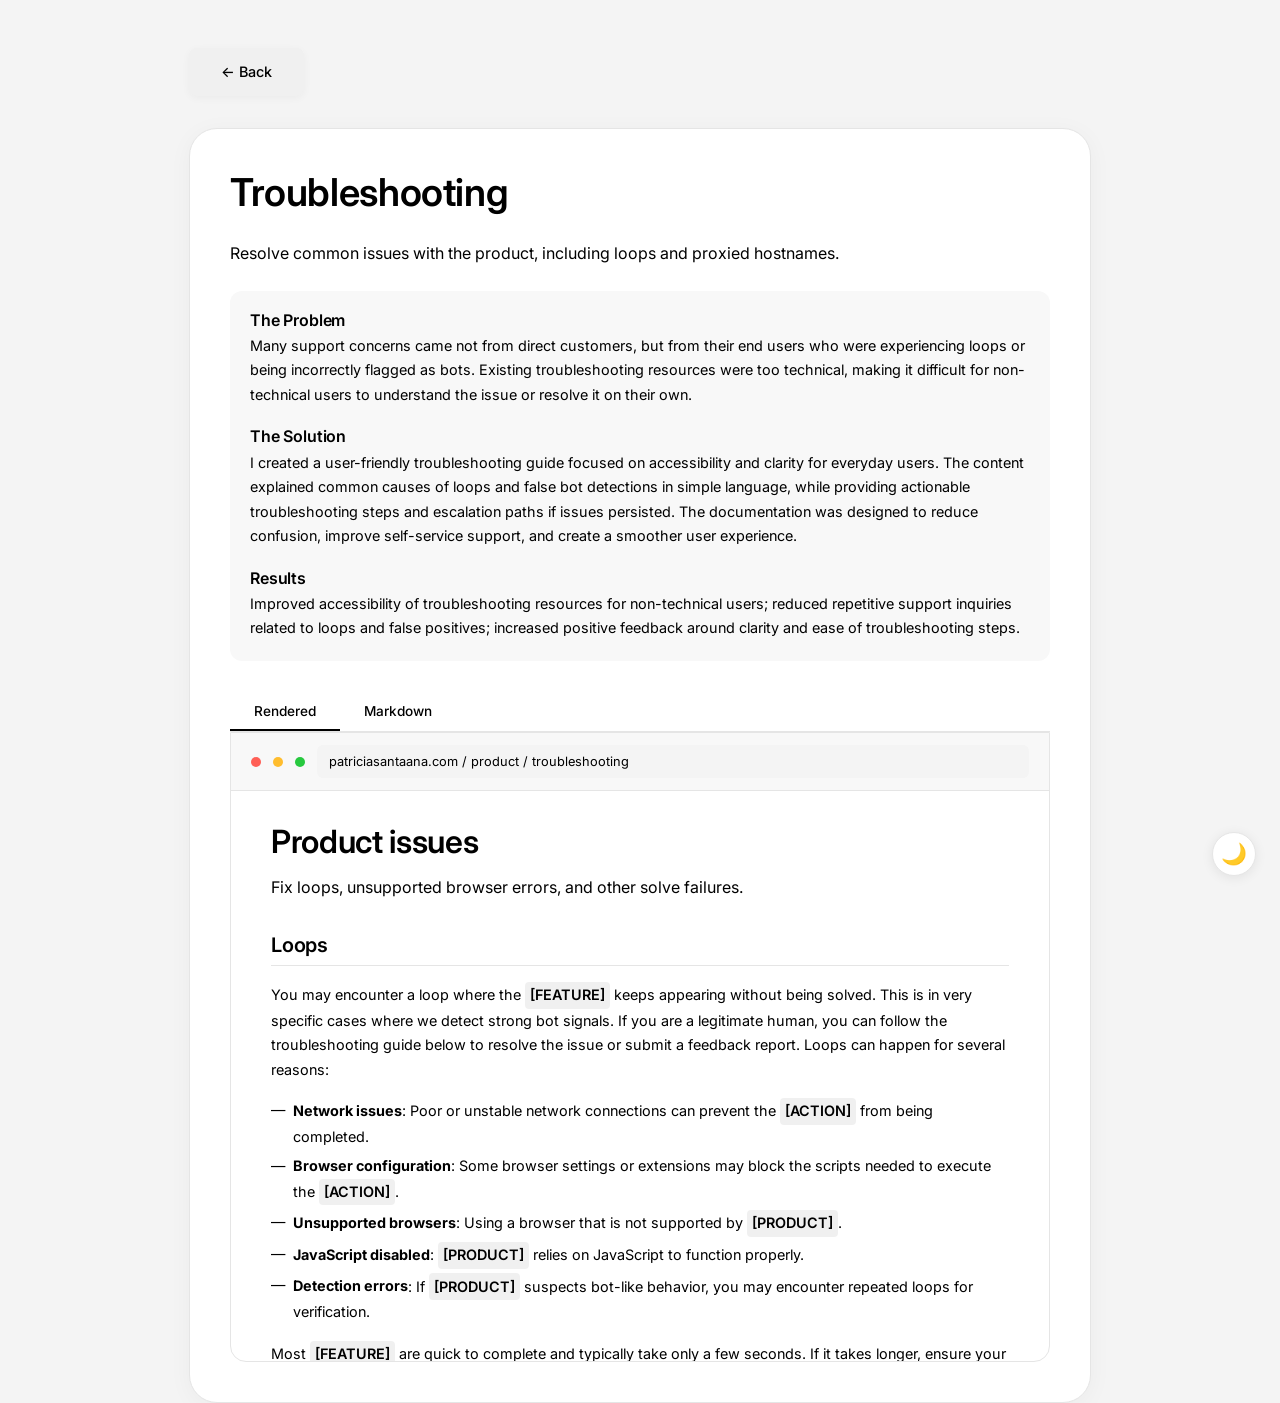
<file: projects/reference-troubleshooting.html>
<!DOCTYPE html>
<html lang="en">
<head>
  <meta charset="UTF-8">
  <meta name="viewport" content="width=device-width, initial-scale=1.0">
  <title>Reference &amp; Troubleshooting — Patricia Santa Ana</title>
  <link rel="stylesheet" href="../css/style.css">
  <style>
    .project-context {
      margin-bottom: 2rem;
      padding: 1.25rem;
      background: var(--color-card-bg);
      border-radius: 12px;
    }
    .project-context p {
      color: var(--color-text-muted);
      font-size: 0.9rem;
      line-height: 1.7;
    }

    .tabs {
      display: flex;
      gap: 0;
      border-bottom: 1px solid var(--color-border);
      margin-bottom: 0;
    }
    .tab-btn {
      padding: 0.65rem 1.5rem;
      font-family: var(--font-body);
      font-size: 0.85rem;
      font-weight: 500;
      background: transparent;
      border: none;
      border-bottom: 2px solid transparent;
      cursor: pointer;
      color: var(--color-text-muted);
      transition: color 0.2s, border-color 0.2s;
    }
    .tab-btn:hover { color: var(--color-text); }
    .tab-btn.active {
      color: var(--color-text);
      border-bottom-color: var(--color-accent);
    }
    .tab-content { display: none; }
    .tab-content.active { display: block; }

    .doc-sample {
      border: 1px solid var(--color-border);
      border-radius: 0 0 16px 16px;
      overflow: hidden;
      max-height: 70vh;
      overflow-y: auto;
    }
    .doc-sample-header {
      display: flex;
      align-items: center;
      gap: 0.75rem;
      padding: 0.75rem 1.25rem;
      background: var(--color-card-bg);
      border-bottom: 1px solid var(--color-border);
      font-size: 0.8rem;
      color: var(--color-text-muted);
    }
    .doc-sample-header .dot {
      width: 10px; height: 10px;
      border-radius: 50%;
    }
    .doc-sample-header .dot:nth-child(1) { background: #ff5f56; }
    .doc-sample-header .dot:nth-child(2) { background: #ffbd2e; }
    .doc-sample-header .dot:nth-child(3) { background: #27c93f; }
    .doc-sample-header .url-bar {
      flex: 1;
      padding: 0.35rem 0.75rem;
      background: var(--color-bg);
      border-radius: 6px;
      font-size: 0.8rem;
    }
    .doc-sample-body { padding: 2rem 2.5rem; }
    .doc-sample-body h1 {
      font-size: 2rem;
      margin-bottom: 0.75rem;
    }
    .doc-sample-body .doc-desc {
      color: var(--color-text-muted);
      font-size: 1rem;
      margin-bottom: 2rem;
    }
    .doc-sample-body h2 {
      font-size: 1.25rem;
      margin: 2rem 0 1rem;
      padding-bottom: 0.5rem;
      border-bottom: 1px solid var(--color-border);
    }
    .doc-sample-body h3 {
      font-size: 1.05rem;
      margin: 1.5rem 0 0.75rem;
    }
    .doc-sample-body h4 {
      font-size: 1rem;
      margin: 1.25rem 0 0.5rem;
    }
    .doc-sample-body p {
      margin-bottom: 1rem;
      color: var(--color-text-muted);
      font-size: 0.9rem;
      line-height: 1.7;
    }
    .doc-sample-body p:last-child { margin-bottom: 0; }
    .doc-sample-body li {
      color: var(--color-text-muted);
      font-size: 0.9rem;
      line-height: 1.7;
    }
    .doc-sample-body ul, .doc-sample-body ol {
      padding-left: 0;
      list-style: none;
      margin-bottom: 1rem;
    }
    .doc-sample-body ul li, .doc-sample-body ol li {
      position: relative;
      padding-left: 1.4rem;
      margin-bottom: 0.3rem;
    }
    .doc-sample-body ul li::before {
      content: '—';
      position: absolute;
      left: 0;
    }
    .doc-sample-body ol { counter-reset: num; }
    .doc-sample-body ol > li {
      counter-increment: num;
      padding-left: 2rem;
    }
    .doc-sample-body ol > li::before {
      content: counter(num) ".";
      position: absolute;
      left: 0;
      font-weight: 600;
    }
    .doc-sample-body code {
      background: var(--color-card-bg);
      padding: 0.15rem 0.4rem;
      border-radius: 4px;
      font-size: 0.85em;
    }
    .doc-note {
      background: var(--color-card-bg);
      border-left: 3px solid var(--color-accent);
      padding: 1rem 1.25rem;
      border-radius: 8px;
      margin: 1.5rem 0;
      font-size: 0.9rem;
      color: var(--color-text-muted);
    }
    .doc-note strong { color: var(--color-text); }

    .doc-sample-body table {
      width: 100%;
      border-collapse: collapse;
      margin: 1rem 0;
      font-size: 0.9rem;
    }
    .doc-sample-body th, .doc-sample-body td {
      border: 1px solid var(--color-border);
      padding: 0.6rem 1rem;
      text-align: left;
    }
    .doc-sample-body th {
      background: var(--color-card-bg);
      font-weight: 600;
      color: var(--color-text);
    }
    .doc-sample-body td {
      color: var(--color-text-muted);
    }



    .markdown-wrap {
      border: 1px solid var(--color-border);
      border-radius: 0 0 16px 16px;
      overflow: hidden;
      max-height: 70vh;
      overflow-y: auto;
    }
    .markdown-wrap pre {
      margin: 0;
      padding: 1.5rem 2rem;
      background: #1a1a1a;
      color: #e0e0e0;
      font-family: 'SF Mono', 'Fira Code', 'Cascadia Code', Consolas, monospace;
      font-size: 0.82rem;
      line-height: 1.7;
      overflow-x: auto;
      tab-size: 2;
    }
    body.dark-mode .markdown-wrap pre { background: #0d0d0d; }
  </style>
</head>
<body>

  <button id="theme-toggle" class="theme-toggle" aria-label="Toggle dark mode"><span class="theme-toggle-icon">&#x23FE;</span></button>

  <div class="container" style="padding-top: 3rem; max-width: 950px;">
    <a href="../index.html" class="btn btn-primary" style="display: inline-block; margin-bottom: 2rem;">&larr; Back</a>
    
    <div class="bubble">
      <h2>Troubleshooting</h2>
      <p style="color: var(--color-text-muted); margin-bottom: 1.5rem;">
        Resolve common issues with the product, including loops and proxied hostnames.
      </p>

      <div class="project-context">
        <h3 style="font-size:1rem;font-weight:600;color:var(--color-text);margin:0 0 0.25rem 0;">The Problem</h3>
        <p style="margin:0;">Many support concerns came not from direct customers, but from their end users who were experiencing loops or being incorrectly flagged as bots. Existing troubleshooting resources were too technical, making it difficult for non-technical users to understand the issue or resolve it on their own.</p>
        <h3 style="font-size:1rem;font-weight:600;color:var(--color-text);margin:1.25rem 0 0.25rem 0;">The Solution</h3>
        <p style="margin:0;">I created a user-friendly troubleshooting guide focused on accessibility and clarity for everyday users. The content explained common causes of loops and false bot detections in simple language, while providing actionable troubleshooting steps and escalation paths if issues persisted. The documentation was designed to reduce confusion, improve self-service support, and create a smoother user experience.</p>
        <h3 style="font-size:1rem;font-weight:600;color:var(--color-text);margin:1.25rem 0 0.25rem 0;">Results</h3>
        <p style="margin:0;">Improved accessibility of troubleshooting resources for non-technical users; reduced repetitive support inquiries related to loops and false positives; increased positive feedback around clarity and ease of troubleshooting steps.</p>
      </div>

      <div class="tabs">
        <button class="tab-btn active" data-tab="rendered">Rendered</button>
        <button class="tab-btn" data-tab="markdown">Markdown</button>
      </div>

      <!-- Rendered tab -->
      <div class="tab-content active" id="tab-rendered">
        <div class="doc-sample">
          <div class="doc-sample-header">
            <span class="dot"></span>
            <span class="dot"></span>
            <span class="dot"></span>
            <span class="url-bar">patriciasantaana.com / product / troubleshooting</span>
          </div>
          <div class="doc-sample-body">
            <h1>Product issues</h1>
            <p class="doc-desc">Fix loops, unsupported browser errors, and other solve failures.</p>

            <h2>Loops</h2>
            <p>You may encounter a loop where the [FEATURE] keeps appearing without being solved. This is in very specific cases where we detect strong bot signals. If you are a legitimate human, you can follow the troubleshooting guide below to resolve the issue or submit a feedback report. Loops can happen for several reasons:</p>
            <ul>
              <li><strong>Network issues</strong>: Poor or unstable network connections can prevent the [ACTION] from being completed.</li>
              <li><strong>Browser configuration</strong>: Some browser settings or extensions may block the scripts needed to execute the [ACTION].</li>
              <li><strong>Unsupported browsers</strong>: Using a browser that is not supported by [PRODUCT].</li>
              <li><strong>JavaScript disabled</strong>: [PRODUCT] relies on JavaScript to function properly.</li>
              <li><strong>Detection errors</strong>: If [PRODUCT] suspects bot-like behavior, you may encounter repeated loops for verification.</li>
            </ul>
            <p>Most [FEATURE] are quick to complete and typically take only a few seconds. If it takes longer, ensure your network is stable and follow the troubleshooting steps.</p>

            <div class="doc-note">
              <strong>Note</strong><br>
              If the issue persists, try switching to a different network or device to rule out any issues with your browser environment.<br><br>
              Ensure your browser is updated to the latest version to maintain compatibility.
            </div>

      <h2>Troubleshooting</h2>
            <p>Follow the steps below to ensure that your environment is properly configured.</p>

            <ol>
               <li><strong>Verify your browser compatibility.</strong>
                 <ul>
                   <li>[PRODUCT] supports all major browsers, except Internet Explorer.</li>
                   <li>Ensure your browser is up to date.</li>
                 </ul>
               </li>
               <li><strong>Disable your browser extensions.</strong>
                 <ul>
                   <li>Some browser extensions, such as ad blockers, may block the scripts [PRODUCT] needs to operate.</li>
                   <li>Temporarily disable all extensions and reload the page.</li>
                 </ul>
               </li>
               <li><strong>Enable JavaScript.</strong>
                 <ul>
                   <li>[PRODUCT] requires JavaScript to run. Ensure it is enabled in your browser settings. Refer to your browser's documentation for instructions on enabling JavaScript.</li>
                 </ul>
               </li>
               <li><strong>Try Incognito or Private mode.</strong>
                 <ul>
                   <li>Use your browser's incognito or private mode to rule out issues caused by extensions or cached data.</li>
                 </ul>
               </li>
               <li><strong>Test another browser or device.</strong>
                 <ul>
                   <li>Switch to a different browser or device to see if the issue is specific to your current setup.</li>
                 </ul>
               </li>
               <li><strong>Avoid VPNs or proxies.</strong>
                 <ul>
                   <li>Some virtual private networks (VPN) or proxies may interfere with [PRODUCT]. Try disabling them temporarily to test.</li>
                 </ul>
               </li>
               <li><strong>Switch to a different network.</strong>
                 <ul>
                   <li>Your current network may have restrictions causing [PRODUCT] to fail. Try switching to another network, such as a mobile hotspot.</li>
                 </ul>
               </li>
             </ol>

            <p>If none of the above resolves your issue, contact the website administrator with the error code and Ray ID or submit a feedback report through the [PRODUCT] widget by selecting <strong>Submit Feedback</strong>.</p>

          </div>
        </div>
      </div>

      <!-- Markdown tab -->
      <div class="tab-content" id="tab-markdown">
        <div class="markdown-wrap">
<pre>---
<span class="hl-prop">title</span>: <span class="hl-str">Product issues</span>
<span class="hl-prop">content_type</span>: <span class="hl-str">troubleshooting</span>
<span class="hl-prop">description</span>: <span class="hl-str">Fix loops, unsupported browser errors, and other solve failures.</span>
<span class="hl-prop">sidebar</span>:
  <span class="hl-prop">order</span>: 2
---

<span class="hl-head">##</span> Loops

You may encounter a loop where the [FEATURE] keeps appearing without being solved. This is in very specific cases where we detect strong bot signals. If you are a legitimate human, you can follow the troubleshooting guide below to resolve the issue or submit a feedback report. Loops can happen for several reasons:

<span class="hl-bullet">-</span> <span class="hl-bold">**Network issues**</span>: Poor or unstable network connections can prevent the [ACTION] from being completed.
<span class="hl-bullet">-</span> <span class="hl-bold">**Browser configuration**</span>: Some browser settings or extensions may block the scripts needed to execute the [ACTION].
<span class="hl-bullet">-</span> <span class="hl-bold">**Unsupported browsers**</span>: Using a browser that is not supported by [PRODUCT].
<span class="hl-bullet">-</span> <span class="hl-bold">**JavaScript disabled**</span>: [PRODUCT] relies on JavaScript to function properly.
<span class="hl-bullet">-</span> <span class="hl-bold">**Detection errors**</span>: If [PRODUCT] suspects bot-like behavior, you may encounter repeated loops for verification.

Most [FEATURE] are quick to complete and typically take only a few seconds. If it takes longer, ensure your network is stable and follow the troubleshooting steps.

:::note
If the issue persists, try switching to a different network or device to rule out any issues with your browser environment.

Ensure your browser is updated to the latest version to maintain compatibility.
:::

<span class="hl-head">##</span> Troubleshooting

Follow the steps below to ensure that your environment is properly configured.

<span class="hl-bullet">-</span> <span class="hl-bold">**Verify your browser compatibility.**</span>
    <span class="hl-bullet">-</span> [PRODUCT] supports all major browsers, except Internet Explorer.
    <span class="hl-bullet">-</span> Ensure your browser is up to date. 
<span class="hl-bullet">-</span> <span class="hl-bold">**Disable your browser extensions.**</span>
    <span class="hl-bullet">-</span> Some browser extensions, such as ad blockers, may block the scripts [PRODUCT] needs to operate.
    <span class="hl-bullet">-</span> Temporarily disable all extensions and reload the page.
<span class="hl-bullet">-</span> <span class="hl-bold">**Enable JavaScript.**</span>
    <span class="hl-bullet">-</span> [PRODUCT] requires JavaScript to run. Ensure it is enabled in your browser settings. Refer to your browser's documentation for instructions on enabling JavaScript.
<span class="hl-bullet">-</span> <span class="hl-bold">**Try Incognito or Private mode.**</span>
    <span class="hl-bullet">-</span> Use your browser's incognito or private mode to rule out issues caused by extensions or cached data.
<span class="hl-bullet">-</span> <span class="hl-bold">**Test another browser or device.**</span>
    <span class="hl-bullet">-</span> Switch to a different browser or device to see if the issue is specific to your current setup.
<span class="hl-bullet">-</span> <span class="hl-bold">**Avoid VPNs or proxies.**</span>
    <span class="hl-bullet">-</span> Some virtual private networks (VPN) or proxies may interfere with [PRODUCT]. Try disabling them temporarily to test.
<span class="hl-bullet">-</span> <span class="hl-bold">**Switch to a different network.**</span>
    <span class="hl-bullet">-</span> Your current network may have restrictions causing [PRODUCT] to fail. Try switching to another network, such as a mobile hotspot.

If none of the above resolves your issue, contact the website administrator with the error code and Ray ID or submit a feedback report through the [PRODUCT] widget by selecting <span class="hl-bold">**Submit Feedback**</span>.</pre>
        </div>
      </div>

    </div>
  </div>

  <script>
    (function() {
      var tabs = document.querySelectorAll('.tab-btn');
      tabs.forEach(function(btn) {
        btn.addEventListener('click', function() {
          tabs.forEach(function(b) { b.classList.remove('active'); });
          btn.classList.add('active');
          document.querySelectorAll('.tab-content').forEach(function(c) { c.classList.remove('active'); });
          var id = 'tab-' + btn.getAttribute('data-tab');
          document.getElementById(id).classList.add('active');
        });
      });

      function highlightPlaceholders(root) {
        if (!root) return;
        var walker = document.createTreeWalker(root, NodeFilter.SHOW_TEXT, null, false);
        var nodes = [];
        while (walker.nextNode()) { nodes.push(walker.currentNode); }
        for (var i = 0; i < nodes.length; i++) {
          var node = nodes[i];
          var text = node.textContent;
          if (/\[[A-Z]+\d*(?:\s+\d+)?\]/.test(text)) {
            var span = document.createElement('span');
            span.innerHTML = text.replace(
              /(\[[A-Z]+\d*(?:\s+\d+)?\])/g,
              '<span class="placeholder">$1</span>'
            );
            node.parentNode.replaceChild(span, node);
          }
        }
      }
      highlightPlaceholders(document.querySelector('.doc-sample-body'));
    })();
  </script>
  <script src="../js/main.js"></script>
</body>
</html>
</file>
<file: css/style.css>
@import url('https://fonts.googleapis.com/css2?family=Inter:wght@300;400;500;600&display=swap');

:root {
  --font-header: 'Inter', -apple-system, BlinkMacSystemFont, 'Segoe UI', Roboto, sans-serif;
  --font-body: 'Inter', -apple-system, BlinkMacSystemFont, 'Segoe UI', Roboto, sans-serif;
  --color-bg: #f4f4f4;
  --color-text: #000000;
  --color-text-muted: #000000;
  --color-accent: #000000;
  --color-border: #e5e5e5;
  --color-card-bg: #f8f8f8;
  --max-width: 1280px;
}

*, *::before, *::after {
  margin: 0;
  padding: 0;
  box-sizing: border-box;
}

html {
  scroll-behavior: smooth;
}

body {
  font-family: var(--font-body);
  font-weight: 400;
  font-size: 16px;
  line-height: 1.7;
  color: var(--color-text);
  background: var(--color-bg);
  -webkit-font-smoothing: antialiased;
}

h1, h2, h3, h4 {
  font-family: var(--font-header);
  font-weight: 600;
  line-height: 1.2;
  letter-spacing: -0.01em;
}

h1 { font-size: clamp(2.5rem, 5vw, 4rem); }
h2 { font-size: clamp(1.75rem, 3vw, 2.5rem); margin-bottom: 1.5rem; }
h3 { font-size: 1.25rem; margin-bottom: 0.5rem; }

a {
  color: inherit;
  text-decoration: none;
}

a:not(.btn) {
  text-decoration: underline;
  text-underline-offset: 2px;
}

.fade-link {
  transition: opacity 0.3s ease;
}

.fade-link:hover {
  opacity: 0.2;
}

.btn-text {
  background: none;
  border: none;
  padding: 0;
  font: inherit;
  color: inherit;
  cursor: pointer;
  text-decoration: underline;
  text-underline-offset: 2px;
}

img {
  max-width: 100%;
  display: block;
}

.container {
  max-width: var(--max-width);
  margin: 0 auto;
  padding: 0 1.5rem;
}

.section {
  padding: 5rem 0;
}

.btn {
  display: inline-block;
  padding: 0.75rem 2rem;
  font-family: var(--font-body);
  font-size: 0.9rem;
  font-weight: 500;
  border: none;
  border-radius: 8px;
  cursor: pointer;
  transition: all 0.2s ease;
  text-align: center;
}

.btn-primary {
  background: #f0f0f0;
  color: var(--color-text);
  box-shadow: 0 2px 8px rgba(0, 0, 0, 0.04);
}

.btn-primary:hover {
  background: #e5e5e5;
  box-shadow: 0 4px 12px rgba(0, 0, 0, 0.08);
}

/* Split layout (about + projects side by side) */
.split-layout {
  display: grid;
  grid-template-columns: 1fr 1fr;
  gap: 2rem;
}

.split-right .bubble:first-child {
  display: flex;
  flex-direction: column;
  flex: 1;
  margin-bottom: 0;
  padding: 1.5rem;
}
.split-right .bubble:first-child .project-card {
  display: flex;
  flex-direction: column;
}

.split-right .bubble:first-child .project-card p {
  flex: 1;
}

.bubble {
  background: #ffffff;
  border: 1px solid var(--color-border);
  border-radius: 28px;
  padding: 2.5rem;
  box-shadow: 0 4px 24px rgba(0, 0, 0, 0.04);
}

.split-left {
  display: flex;
  flex-direction: column;
  gap: 2rem;
}

.skills-area {
  flex: 1;
  display: flex;
  flex-direction: column;
  justify-content: space-evenly;
}

.skills-area .skills-list {
  display: flex;
  flex-wrap: wrap;
  gap: 0.5rem;
  list-style: none;
}

.skills-area .skills-list li {
  background: var(--color-card-bg);
  padding: 0.5rem 1.2rem;
  font-size: 0.9rem;
  font-weight: 500;
  border-radius: 8px;
}

.section-label {
  font-size: 0.95rem;
  text-transform: uppercase;
  letter-spacing: 0.05em;
  color: var(--color-text);
}

.bubble-sm {
  padding: 1.5rem;
}

.split-left-actions {
  display: flex;
  gap: 0.75rem;
}

.split-left-actions .btn {
  flex: 1;
  padding: 0.75rem 1rem;
  height: 48px;
  display: inline-flex;
  align-items: center;
  justify-content: center;
}

.split-right {
  display: flex;
  flex-direction: column;
  gap: 2rem;
  flex: 1;
}

.split-right .projects-grid {
  grid-template-columns: 1fr;
  gap: 1rem;
  flex: 1;
  grid-auto-rows: 1fr;
}

.split-right .project-card {
  padding: 0.75rem;
  background: var(--color-card-bg);
  border: none;
  border-radius: 16px;
}

.split-right .project-card:hover {
  transform: translateY(-2px);
  box-shadow: 0 4px 12px rgba(0, 0, 0, 0.06);
}

.split-right .project-card h3 {
  font-size: 0.95rem;
  margin-bottom: 0.25rem;
}

.split-right .project-card p {
  font-size: 0.8rem;
  margin-bottom: 0.5rem;
}

.split-right .project-tags {
  margin-bottom: 0.5rem;
}

.split-right .project-tags li {
  font-size: 0.7rem;
  padding: 0.15rem 0.5rem;
}

.split-right .project-links a {
  font-size: 0.8rem;
}

/* About */
.about-photo {
  float: left;
  width: 180px;
  margin-right: 1.5rem;
  margin-bottom: 0.5rem;
  border-radius: 20px;
  overflow: hidden;
}

.about-photo img {
  width: 100%;
  display: block;
}

.about-text p {
  font-size: 1rem;
  margin-bottom: 1rem;
  color: var(--color-text);
}

.skills-list {
  display: flex;
  flex-wrap: wrap;
  gap: 0.5rem;
  margin-top: 1.5rem;
  list-style: none;
}

.skills-list li {
  background: var(--color-card-bg);
  padding: 0.35rem 0.9rem;
  font-size: 0.85rem;
  font-weight: 500;
  border-radius: 6px;
}

/* Projects */
.projects-grid {
  display: grid;
  grid-template-columns: repeat(auto-fit, minmax(340px, 1fr));
  gap: 1.75rem;
}

.project-card {
  background: var(--color-card-bg);
  border: 1px solid var(--color-border);
  padding: 2.25rem;
  transition: transform 0.2s ease, box-shadow 0.2s ease;
}

.project-card p {
  font-size: 0.95rem;
  color: var(--color-text-muted);
  margin-bottom: 1rem;
  line-height: 1.6;
}

.project-tags {
  display: flex;
  flex-wrap: wrap;
  gap: 0.4rem;
  margin-bottom: 1.25rem;
  list-style: none;
}

.project-tags li {
  font-size: 0.75rem;
  font-weight: 500;
  padding: 0.25rem 0.65rem;
  background: var(--color-bg);
  border: 1px solid var(--color-border);
}

.project-links {
  display: flex;
  gap: 1rem;
}

.project-card-footer {
  display: flex;
  justify-content: space-between;
  align-items: center;
  margin-top: auto;
}

.project-links a {
  font-size: 0.85rem;
  font-weight: 500;
  text-decoration: underline;
  text-underline-offset: 2px;
  transition: opacity 0.3s ease;
}

.project-links a:hover {
  opacity: 0.2;
}

/* Resume */
.resume-header {
  text-align: center;
  margin-bottom: 0.5rem;
  padding: 1.5rem 0 0.5rem;
}

.resume-header h1 {
  margin-bottom: 0.25rem;
  white-space: nowrap;
  font-size: clamp(1.5rem, 4vw, 3rem);
}

.resume-header .title {
  color: var(--color-text-muted);
  font-size: 1.1rem;
  margin-bottom: 1rem;
}

.resume-section {
  margin-bottom: 2.5rem;
}

.resume-section h2 {
  font-size: 1.25rem;
  margin-bottom: 1.25rem;
  padding-bottom: 0.5rem;
  border-bottom: 1px solid var(--color-border);
}

.resume-item {
  margin-bottom: 1.5rem;
}

.resume-item-header {
  display: flex;
  justify-content: space-between;
  align-items: baseline;
  flex-wrap: wrap;
  gap: 0.5rem;
  margin-bottom: 0.25rem;
}

.resume-item-header h3 {
  font-size: 1.05rem;
  margin-bottom: 0;
}

.resume-item-header .date {
  font-size: 0.85rem;
  color: var(--color-text-muted);
  font-weight: 400;
}

.resume-item .subtitle {
  font-size: 0.9rem;
  color: var(--color-text-muted);
  font-weight: 500;
  margin-bottom: 0.5rem;
}

.resume-item p,
.resume-item ul {
  font-size: 0.9rem;
  color: var(--color-text-muted);
  line-height: 1.7;
}

.resume-item ul {
  list-style: none;
  padding-left: 0;
}

.resume-item ul li {
  position: relative;
  padding-left: 1.2rem;
  margin-bottom: 0.3rem;
}

.resume-item ul li::before {
  content: '—';
  position: absolute;
  left: 0;
}

.resume-download {
  text-align: center;
  max-width: var(--max-width);
  margin: -1rem auto 0;
  padding: 1rem 1.5rem;
}

.resume-download .btn-primary {
  border: 1px solid var(--color-border);
}

/* Footer */
.footer {
  padding: 8rem 0 2rem;
  text-align: center;
}

.footer p {
  font-size: 0.85rem;
  color: var(--color-text-muted);
}

/* Modal */
.modal-overlay {
  display: none;
  position: fixed;
  inset: 0;
  background: rgba(0, 0, 0, 0.4);
  z-index: 200;
  overflow-y: auto;
  padding: 2rem 1.5rem 0;
}

.modal-overlay.open {
  display: block;
  animation: fadeIn 0.25s ease-out;
}

.modal-overlay.open .modal {
  animation: scaleIn 0.25s ease-out;
}

@keyframes fadeIn {
  from { opacity: 0; }
  to { opacity: 1; }
}

@keyframes scaleIn {
  from { opacity: 0; transform: scale(0.95); }
  to { opacity: 1; transform: scale(1); }
}

.modal {
  background: var(--color-bg);
  max-width: var(--max-width);
  margin: 2rem auto 1rem;
  padding: 3rem 3rem 1.5rem;
  border-radius: 28px;
  position: relative;
}

.modal-close {
  position: absolute;
  top: 1rem;
  right: 1rem;
  background: none;
  border: none;
  font-size: 2rem;
  cursor: pointer;
  line-height: 1;
  color: var(--color-text-muted);
  padding: 0.25rem;
}

.modal-close:hover {
  color: var(--color-text);
}

body.modal-open {
  overflow: hidden;
}

/* Theme toggle */
.theme-toggle {
  position: fixed;
  bottom: 1.5rem;
  right: 1.5rem;
  z-index: 999;
  width: 44px;
  height: 44px;
  border: 1px solid var(--color-border);
  border-radius: 50%;
  background: #ffffff;
  color: var(--color-text);
  font-size: 1.3rem;
  cursor: pointer;
  display: flex;
  align-items: center;
  justify-content: center;
  box-shadow: 0 2px 12px rgba(0, 0, 0, 0.08);
  transition: background 0.2s, color 0.2s;
  perspective: 200px;
}

.theme-toggle:hover {
  background: #f0f0f0;
}

.theme-toggle-icon {
  display: inline-block;
  backface-visibility: hidden;
}

.theme-toggle-icon.flipping {
  animation: flip 0.3s ease;
}

@keyframes flip {
  0%   { transform: rotateY(0deg); }
  50%  { transform: rotateY(180deg); }
  100% { transform: rotateY(360deg); }
}

body.dark-mode .theme-toggle {
  background: #333333;
  color: #f0c040;
  border-color: #555555;
}

body.dark-mode .theme-toggle:hover {
  background: #444444;
}

@media (max-width: 768px) {
  .split-layout {
    grid-template-columns: 1fr;
    gap: 1.5rem;
  }

  .bubble {
    padding: 1.5rem;
  }

  .split-left {
    gap: 1.5rem;
  }

  .split-right {
    gap: 1.5rem;
  }

  .split-right .projects-grid {
    grid-template-columns: 1fr;
  }

  .about-photo {
    float: none;
    width: 200px;
    height: 200px;
    margin: 0 auto 1.5rem;
  }

  .about-photo img {
    width: 100%;
    height: 100%;
    object-fit: cover;
  }

  .resume-item-header {
    flex-direction: column;
    align-items: flex-start;
  }

  .modal {
    padding: 2rem 1.5rem;
    margin: 1rem auto;
  }
}

body.dark-mode {
  --color-bg: #121212;
  --color-text: #e0e0e0;
  --color-text-muted: #888888;
  --color-accent: #ffffff;
  --color-border: #333333;
  --color-card-bg: #2a2a2a;
}

body.dark-mode .bubble {
  background: #1e1e1e;
}

body.dark-mode .modal {
  background: #1e1e1e;
}

body.dark-mode .btn-primary {
  background: #333333;
}

body.dark-mode .btn-primary:hover {
  background: #444444;
}

body.dark-mode .modal-overlay {
  background: rgba(0, 0, 0, 0.7);
}

/* Project modal content */
.project-modal-body h2 {
  margin-bottom: 1rem;
}

.project-modal-body .project-detail {
  color: var(--color-text-muted);
  margin-bottom: 1rem;
  line-height: 1.7;
}

body.dark-mode .project-modal-body .project-detail,
body.dark-mode .project-modal-body .project-detail * {
  color: #ffffff !important;
}

body.dark-mode #resume-modal .resume-header h1,
body.dark-mode #resume-modal .title,
body.dark-mode #resume-modal .resume-section h2,
body.dark-mode #resume-modal .resume-item h3,
body.dark-mode #resume-modal .resume-item .subtitle,
body.dark-mode #resume-modal .resume-item .date,
body.dark-mode #resume-modal .resume-item p,
body.dark-mode #resume-modal .resume-item ul li {
  color: #ffffff !important;
}

.modal-mtab-content[data-mtab="markdown"] pre {
  white-space: pre-wrap;
  word-break: break-word;
}

/* Syntax highlighting for Markdown code blocks */
.hl-str { color: #ce9178; }
.hl-prop { color: #9cdcfe; }
.hl-op  { color: #d4d4d4; }
.hl-bullet { color: #b392f0; }
.hl-bold { color: #e0e0e0; font-weight: 600; }
.hl-head { color: #e06c75; }

/* Placeholder highlighting */
.placeholder {
  display: inline-block;
  padding: 0.08em 0.35em;
  border-radius: 4px;
  font-weight: 600;
  color: var(--color-text);
  background: rgba(0,0,0,0.06);
}

body.dark-mode .placeholder {
  background: rgba(255,255,255,0.1);
}
</file>
